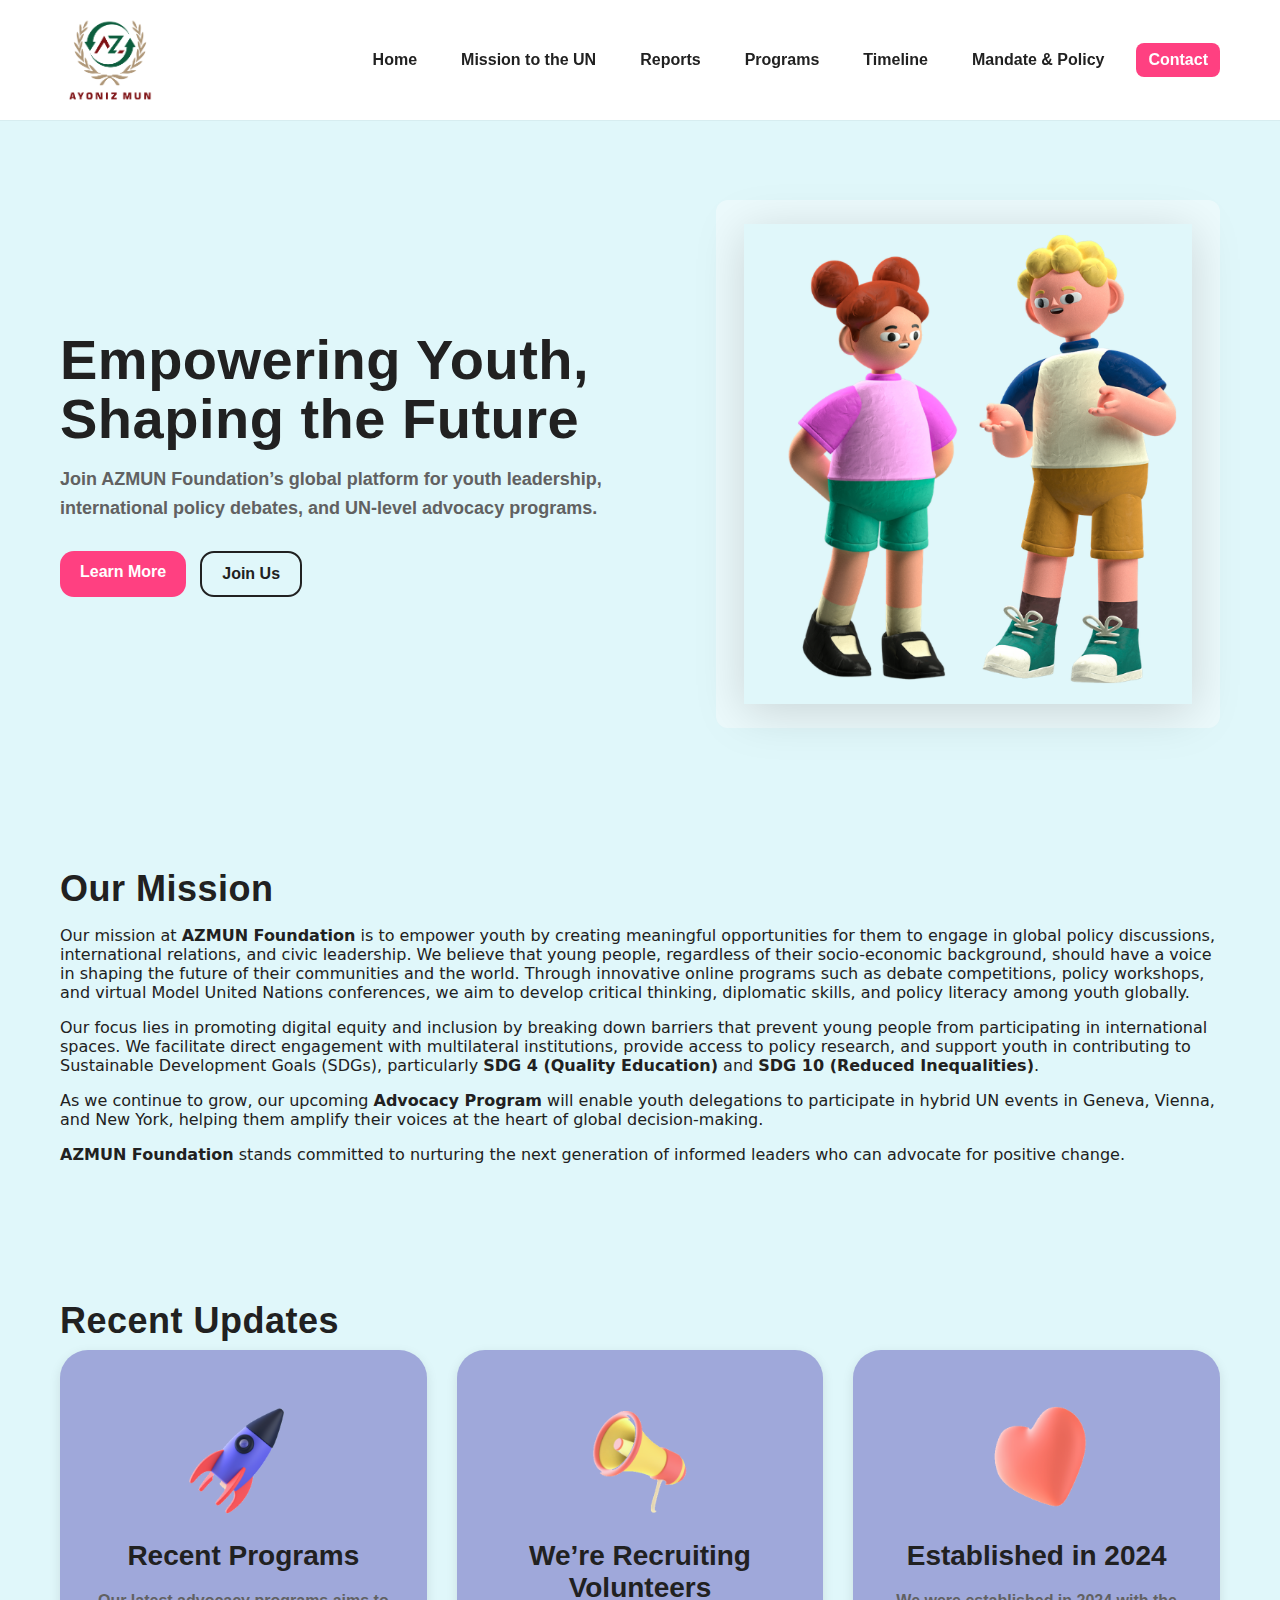
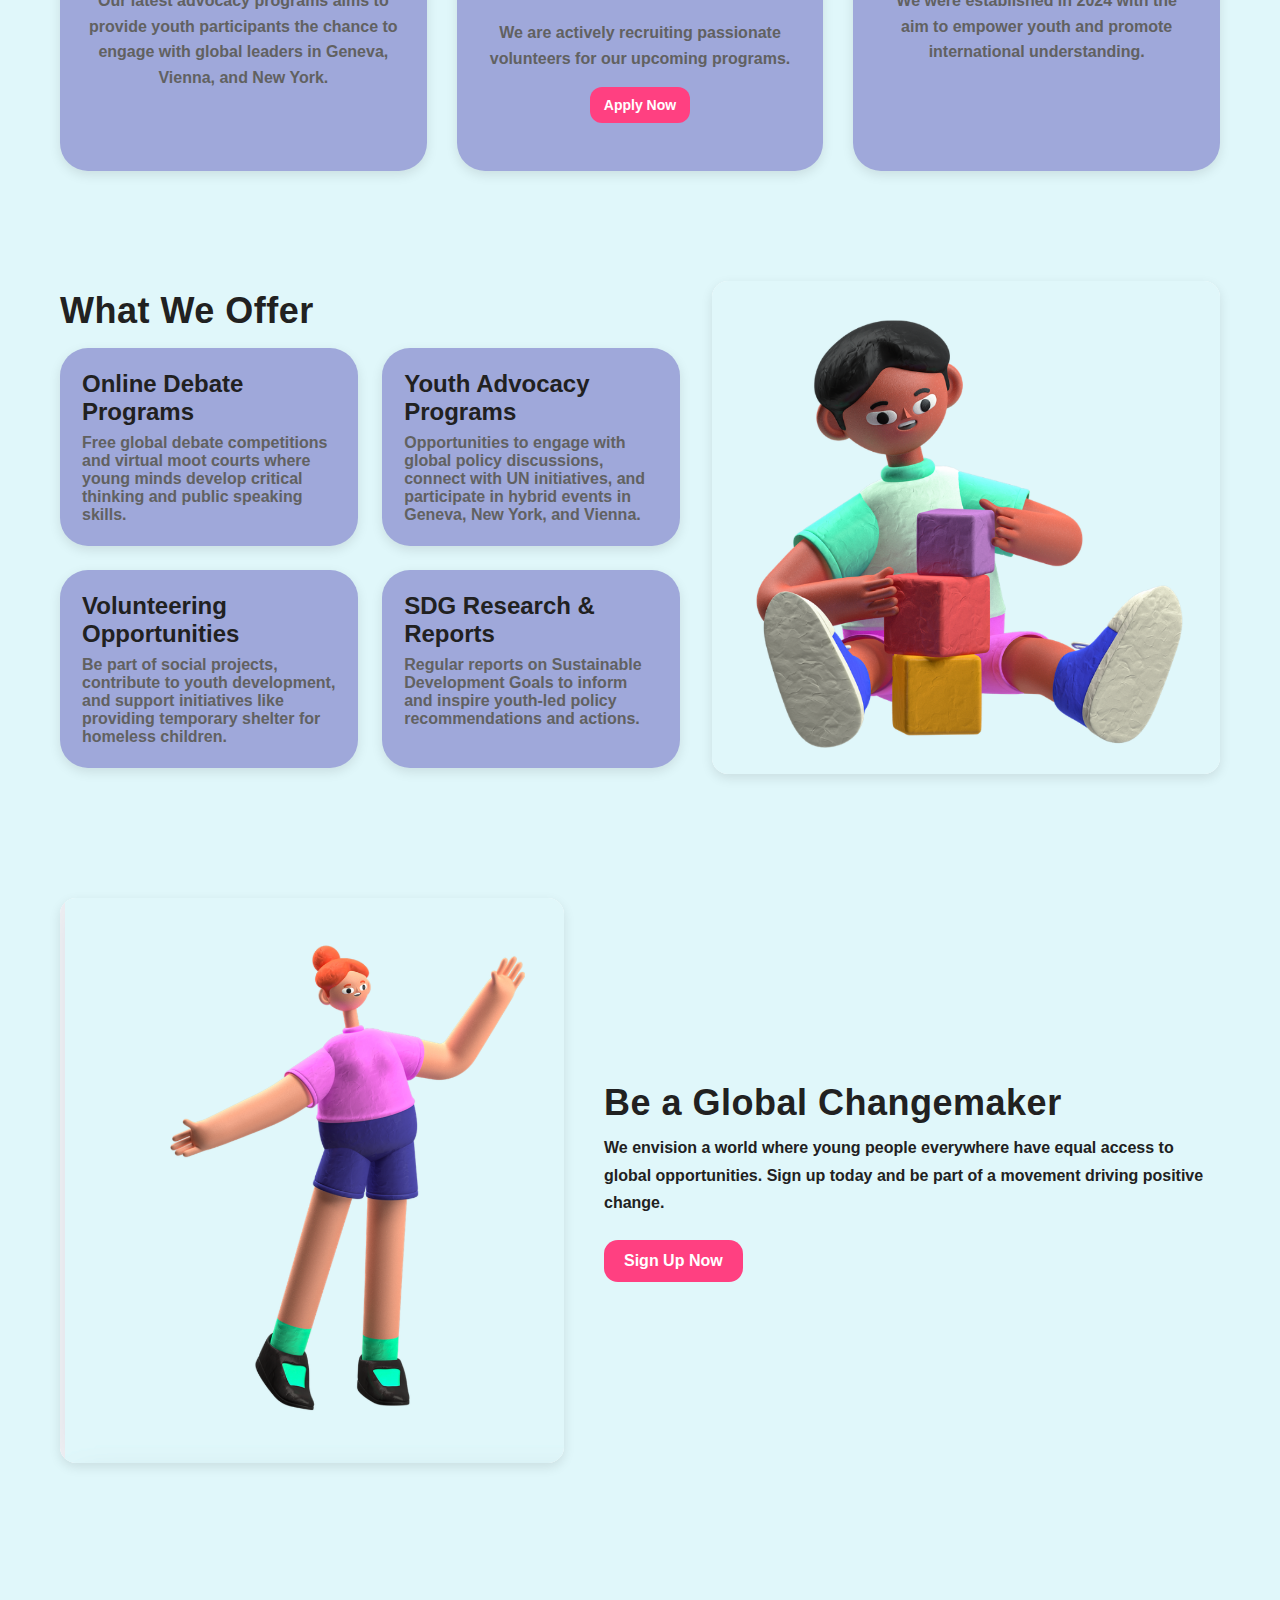
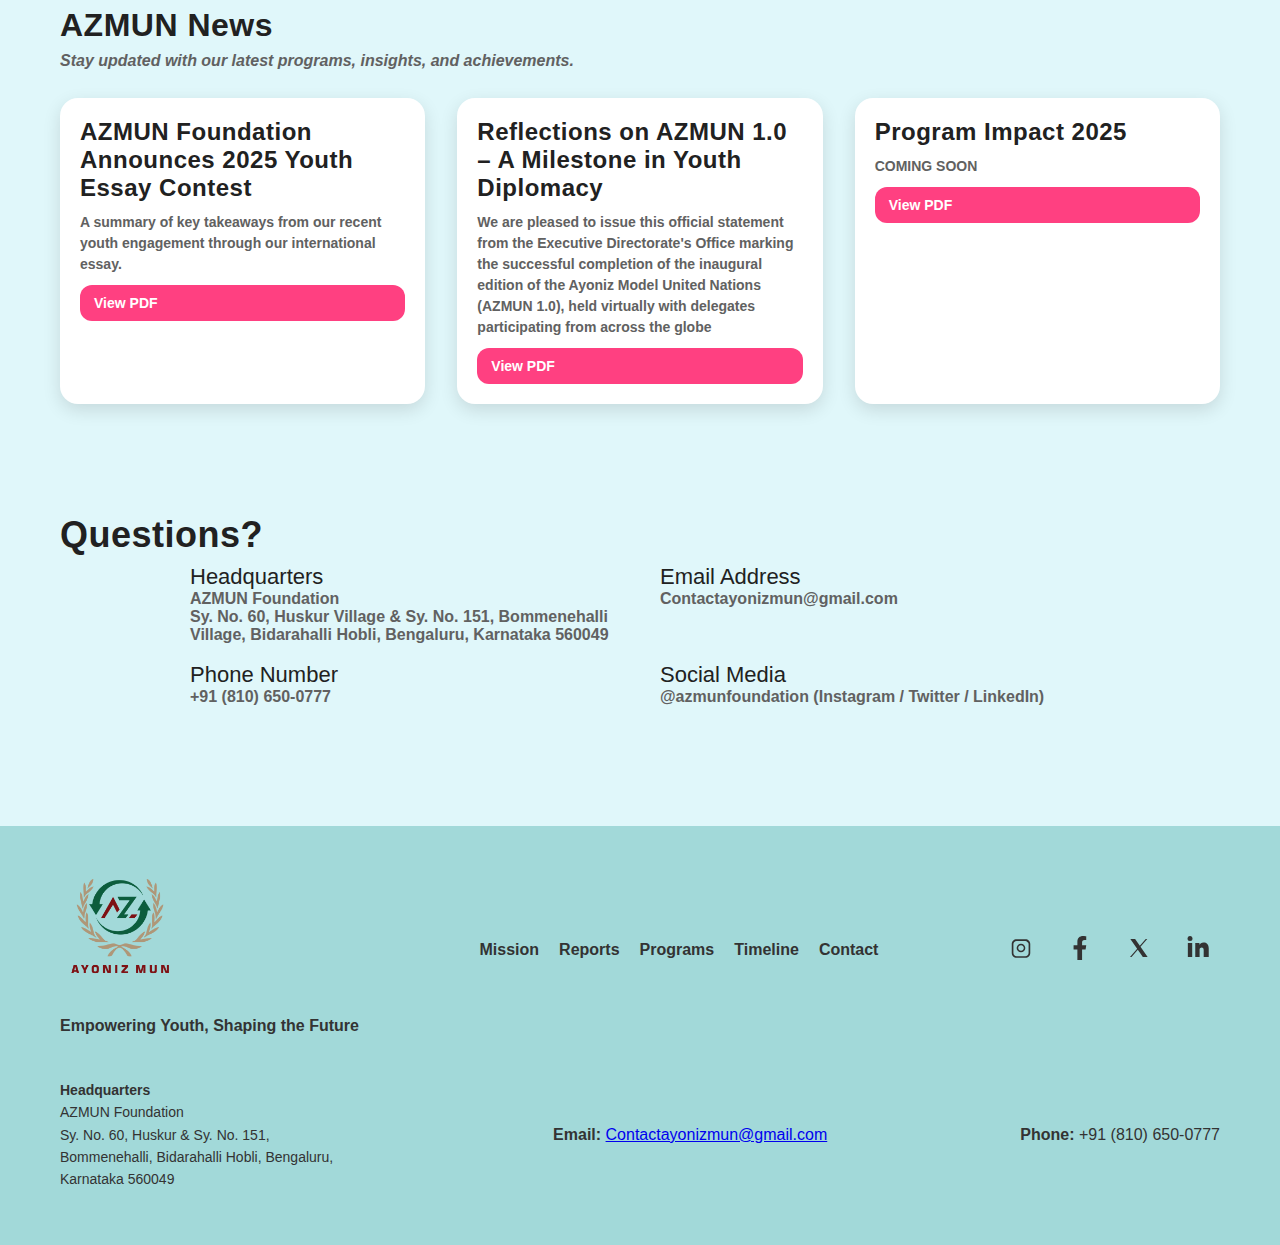
<file: index.html>
<!DOCTYPE html>
<html lang="en">
<head>
    <meta charset="UTF-8">
    <meta name="viewport" content="width=device-width, initial-scale=1.0">
    <title>AZMUN Foundation</title>
    <link rel="stylesheet" href="./styles.css">
</head>
<body>
    <header class="site-header">
        <div class="container header-inner">
            <div class="logo-area">
                <a href="#home">
                  <a href="#home">
                    <img src="./Ayoniz mun.png" alt="AZMUN Foundation Logo" class="logo-image">
                </a>
                </a>
            </div>
            <nav class="nav">
                <a href="#home" class="nav-link active">Home</a>
                <a href="./mission.html" class="nav-link">Mission to the UN</a>
                <a href="./reports.html" class="nav-link">Reports</a>
                <a href="./programs.html" class="nav-link">Programs</a>
                <a href="./timeline.html" class="nav-link">Timeline</a>
                <a href="./mandate.html" class="nav-link">Mandate & Policy</a>
                <a href="#contact" class="nav-link cta">Contact</a>
            </nav>
        </div>
    </header>
    <main id="home" class="site-main">
        <section class="hero">
            <div class="container hero-inner">
                <div class="hero-copy">
                    <h1 class="hero-title">Empowering Youth, Shaping the Future</h1>
                    <p class="hero-subtitle">Join AZMUN Foundation’s global platform for youth leadership, international policy debates, and UN-level advocacy programs.</p>
                    <div class="hero-actions">
                        <a href="./mission.html" class="button primary">Learn More</a>
                        <a href="https://forms.gle/tWw78aeEVnXyEpjt9" class="button secondary">Join Us</a>
                    </div>
                </div>
                <div class="hero-illustration">
                    <div class="figurines-frame">
                        <img src="./hero-pair.png" alt="Hero Figurines" class="figurine hero-pair">
                    </div>
                </div>
            </div>
        </section>

        <!-- Our Mission -->
        <section id="mission" class="cards-section">
            <div class="container">
                <h2 class="section-title">Our Mission</h2>
                <p>
      Our mission at <strong>AZMUN Foundation</strong> is to empower youth by creating meaningful opportunities for them to engage in global policy discussions, international relations, and civic leadership. We believe that young people, regardless of their socio-economic background, should have a voice in shaping the future of their communities and the world. Through innovative online programs such as debate competitions, policy workshops, and virtual Model United Nations conferences, we aim to develop critical thinking, diplomatic skills, and policy literacy among youth globally.
    </p>
    <p>
      Our focus lies in promoting digital equity and inclusion by breaking down barriers that prevent young people from participating in international spaces. We facilitate direct engagement with multilateral institutions, provide access to policy research, and support youth in contributing to Sustainable Development Goals (SDGs), particularly <strong>SDG 4 (Quality Education)</strong> and <strong>SDG 10 (Reduced Inequalities)</strong>.
    </p>
    <p>
      As we continue to grow, our upcoming <strong>Advocacy Program</strong> will enable youth delegations to participate in hybrid UN events in Geneva, Vienna, and New York, helping them amplify their voices at the heart of global decision-making.
    </p>
    <p>
      <strong>AZMUN Foundation</strong> stands committed to nurturing the next generation of informed leaders who can advocate for positive change.
    </p>
            </div>
        </section>

        <!-- Recent Updates -->
        <section id="updates" class="updates-section">
            <div class="container">
                <h2 class="section-title">Recent Updates</h2>
                <div class="updates-grid">
                    <article class="panel update-card">
                        <div class="update-media"><img src="./update-rocket.png" alt="Recent Programs" class="update-icon"></div>
                        <h3 class="update-title">Recent Programs</h3>
                        <p class="update-text">Our latest advocacy programs aims to provide youth participants the chance to engage with global leaders in Geneva, Vienna, and New York.</p>
                    </article>
                    <article class="panel update-card">
                        <div class="update-media"><img src="./update-megaphone.png" alt="Volunteers" class="update-icon"></div>
                        <h3 class="update-title">We’re Recruiting Volunteers</h3>
                        <p class="update-text">We are actively recruiting passionate volunteers for our upcoming programs.</p>
                        <p><a href="#contact" class="button small">Apply Now</a></p>
                    </article>
                    <article class="panel update-card">
                        <div class="update-media"><img src="./update-heart.png" alt="Heart-image" class="update-icon"></div>
                        <h3 class="update-title">Established in 2024</h3>
                        <p class="update-text">We were established in 2024 with the aim to empower youth and promote international understanding.</p>
                    </article>
                </div>
            </div>
        </section>

        <!-- We Provide -->
        <section id="provide" class="provide-section">
            <div class="container provide-inner">
                <div class="provide-copy">
                    <h2 class="section-title">What We Offer</h2>
                    <div class="provide-grid">
                        <article class="panel feature-card">
                            <h3 class="feature-title">Online Debate Programs</h3>
                            <p class="feature-text">Free global debate competitions and virtual moot courts where young minds develop critical thinking and public speaking skills.</p>
                        </article>
                        <article class="panel feature-card">
                            <h3 class="feature-title">Youth Advocacy Programs</h3>
                            <p class="feature-text">Opportunities to engage with global policy discussions, connect with UN initiatives, and participate in hybrid events in Geneva, New York, and Vienna.</p>
                        </article>
                        <article class="panel feature-card">
                            <h3 class="feature-title">Volunteering Opportunities</h3>
                            <p class="feature-text">Be part of social projects, contribute to youth development, and support initiatives like providing temporary shelter for homeless children.</p>
                        </article>
                        <article class="panel feature-card">
                            <h3 class="feature-title">SDG Research & Reports</h3>
                            <p class="feature-text">Regular reports on Sustainable Development Goals to inform and inspire youth-led policy recommendations and actions.</p>
                        </article>
                    </div>
                </div>
                <div class="provide-illustration">
                    <img src="./provide.png" alt="Provide Illustration" class="provide-image">
                </div>
            </div>
        </section>

        <!-- Join Us CTA -->
        <section id="join" class="join-section">
            <div class="container join-inner">
                <div class="join-media">
                    <img src="./join.png" alt="Join Us Illustration" class="join-image">
                </div>
                <div class="join-copy">
                    <h2 class="section-title">Be a Global Changemaker</h2>
                    <p class="join-text">We envision a world where young people everywhere have equal access to global opportunities. Sign up today and be part of a movement driving positive change.</p>
                    <a href="https://forms.gle/tWw78aeEVnXyEpjt9" class="button primary">Sign Up Now</a>
                </div>
            </div>
        </section>

        <section id="news" class="cards-section">
            <div class="container">
                <h2 class="section-title">AZMUN News</h2>
                <p class="section-subtitle">Stay updated with our latest programs, insights, and achievements.</p>
                <div class="cards-grid">
                    <article class="card" style="text-align:left;">
                        <div class="card-body">
                            <h3 class="card-title">AZMUN Foundation Announces 2025 Youth Essay Contest</h3>
                            <p class="card-text">A summary of key takeaways from our recent youth engagement through our international essay.</p>
                            <a href="./Press Report _ 001.pdf" class="button small">View PDF</a>
                        </div>
                    </article>
                    <article class="card" style="text-align:left;">
                        <div class="card-body">
                            <h3 class="card-title">Reflections on AZMUN 1.0 – A Milestone in Youth Diplomacy</h3>
                            <p class="card-text">We are pleased to issue this official statement from the Executive Directorate's Office marking  the successful completion of the inaugural edition of the Ayoniz Model United Nations (AZMUN 1.0), held virtually with delegates participating from across the globe</p>
                            <a href="./articles/policy-note-sdg4.pdf" class="button small">View PDF</a>
                        </div>
                    </article>
                    <article class="card" style="text-align:left;">
                        <div class="card-body">
                            <h3 class="card-title">Program Impact 2025</h3>
                            <p class="card-text">COMING SOON</p>
                            <a href="./articles/program-impact-2025.pdf" class="button small">View PDF</a>
                        </div>
                    </article>
                </div>
            </div>
        </section>

        <!-- Questions / Contact -->
        <section id="contact" class="contact-section">
            <div class="container">
                <h2 class="section-title">Questions?</h2>
                <div class="contact-grid">
                    <div class="contact-item">
                        <div class="contact-label">Headquarters</div>
                        <div class="contact-value">AZMUN Foundation<br>Sy. No. 60, Huskur Village & Sy. No. 151, Bommenehalli Village, Bidarahalli Hobli, Bengaluru, Karnataka 560049</div>
                    </div>
                    <div class="contact-item">
                        <div class="contact-label">Email Address</div>
                        <div class="contact-value">Contactayonizmun@gmail.com</div>
                    </div>
                    <div class="contact-item">
                        <div class="contact-label">Phone Number</div>
                        <div class="contact-value">+91 (810) 650-0777</div>
                    </div>
                    <div class="contact-item">
                        <div class="contact-label">Social Media</div>
                        <div class="contact-value">@azmunfoundation (Instagram / Twitter / LinkedIn)</div>
                    </div>
                </div>
            </div>
        </section>
    </main>
    <footer class="site-footer">
    <div class="container footer-inner">
        <div class="footer-left">
            <img src="./Ayoniz mun.png" alt="AZMUN Foundation Logo" class="footer-logo">
            <div class="footer-tagline">Empowering Youth, Shaping the Future</div>
        </div>

        <div class="footer-center">
            <a href="./mission.html">Mission</a>
            <a href="./reports.html">Reports</a>
            <a href="./programs.html">Programs</a>
            <a href="./timeline.html">Timeline</a>
            <a href="#contact">Contact</a>
        </div>

        <div class="footer-social">
<a href="https://www.instagram.com/Ayonizmun" target="_blank" rel="noopener" title="Instagram" class="social-link">
    <svg class="social-icon" viewBox="0 0 512 512" xmlns="http://www.w3.org/2000/svg">
        <path d="M349.33 69.33H162.67C103.63 69.33 58.67 114.29 58.67 173.33v186.67c0 59.04 44.96 104 104 104h186.67c59.04 0 104-44.96 104-104V173.33c0-59.04-44.96-104-104-104zm68.66 291.99c0 37.93-30.73 68.66-68.66 68.66H162.67c-37.93 0-68.66-30.73-68.66-68.66V173.33c0-37.93 30.73-68.66 68.66-68.66h186.67c37.93 0 68.66 30.73 68.66 68.66v186.66z"/>
        <path d="M256 164c-50.53 0-92 41.47-92 92s41.47 92 92 92 92-41.47 92-92-41.47-92-92-92zm0 152c-33.14 0-60-26.86-60-60s26.86-60 60-60 60 26.86 60 60-26.86 60-60 60z"/>
        <circle cx="396.5" cy="115.5" r="17.5"/>
    </svg>
</a>

<a href="https://www.facebook.com/profile.php?id=61578016235157" target="_blank" rel="noopener" title="Facebook" class="social-link">
    <svg class="social-icon" viewBox="0 0 320 512" xmlns="http://www.w3.org/2000/svg">
        <path d="M279.14 288l14.22-92.66h-88.91V134.24c0-25.35 12.42-50.06 52.24-50.06H293V6.26S259.5 0 225.36 0c-73.22 0-121.36 44.38-121.36 124.72V195.3H22.89V288h81.11v224h100.2V288z"/>
    </svg>
</a>

<a href="https://x.com/AyonizMun" target="_blank" rel="noopener" title="X (formerly Twitter)" class="social-link">
    <svg class="social-icon" viewBox="0 0 50 50" xmlns="http://www.w3.org/2000/svg">
        <path d="M6.9199219 6 L21.136719 26.726562 L6.2285156 44 L9.40625 44 L22.544922 28.777344 L32.986328 44 L43 44 L28.123047 22.3125 L42.203125 6 L39.027344 6 L26.716797 20.261719 L16.933594 6 L6.9199219 6 z"/>
    </svg>
</a>
<a href="https://www.linkedin.com/in/ayoniz-mun-276804356/" target="_blank" rel="noopener" title="LinkedIn" class="social-link">
    <svg class="social-icon" viewBox="0 0 448 512" xmlns="http://www.w3.org/2000/svg">
        <path d="M100.28 448H7.4V148.9h92.88zm-46.44-341a53.6 53.6 0 1 1 53.6-53.6 53.59 53.59 0 0 1-53.6 53.6zm384.12 341h-92.68V302.4c0-34.7-12.4-58.4-43.24-58.4-23.57 0-37.6 15.8-43.8 31V448h-92.7V148.9h89V185h1.28c12.4-23.4 42.72-48 87.84-48 62.4 0 109.4 40.7 109.4 128.2V448z"/>
    </svg>
</a>


<style>
    .social-icon {
        width: 80px;
        height: 80px;
        fill: black;
        transition: fill 0.3s;
    }

    .social-icon:hover {
        fill: #555; /* Optional hover color */
    }

    .social-link {
        margin: 0 10px;
        display: inline-block;
    }
</style>

        </div>

        <div class="footer-contact">
    <p><strong>Headquarters</strong><br>
        AZMUN Foundation<br>
        Sy. No. 60, Huskur & Sy. No. 151, Bommenehalli, Bidarahalli Hobli, Bengaluru, Karnataka 560049
    </p>
</div>

            <p><strong>Email:</strong> <a href="mailto:Contactayonizmun@gmail.com">Contactayonizmun@gmail.com</a></p>
            <p><strong>Phone:</strong> +91 (810) 650-0777</p>
        </div>
    </div>

    <style>
        .site-footer {
            background-color: #a2d9d9;
            padding: 40px 20px;
            font-family: Arial, sans-serif;
            color: #333;
        }

        .footer-inner {
            display: flex;
            flex-wrap: wrap;
            justify-content: space-between;
            gap: 30px;
            max-width: 1200px;
            margin: 0 auto;
        }

        .footer-left {
            display: flex;
            flex-direction: column;
            align-items: flex-start;
            gap: 15px;
        }

        .footer-logo {
            max-width: 120px;
            height: auto;
        }

        .footer-tagline {
            font-weight: bold;
            font-size: 16px;
        }

        .footer-center {
            display: flex;
            gap: 20px;
            align-items: center;
            font-weight: bold;
        }

        .footer-center a {
            text-decoration: none;
            color: #333;
            transition: color 0.3s;
        }

        .footer-center a:hover {
            color: #007BFF;
        }

        .footer-social {
            display: flex;
            gap: 15px;
            align-items: center;
        }

        .footer-social svg {
            width: 24px;
            height: 24px;
            fill: #333;
            transition: fill 0.3s;
        }

        .footer-social a:hover svg {
            fill: #007BFF;
        }

        .footer-contact {
            font-size: 14px;
            line-height: 1.6;
            max-width: 300px;
        }

        .footer-contact a {
            color: #007BFF;
            text-decoration: none;
        }

        .footer-contact a:hover {
            text-decoration: underline;
        }

        @media (max-width: 768px) {
            .footer-inner {
                flex-direction: column;
                align-items: center;
                text-align: center;
            }

            .footer-center {
                flex-direction: column;
                gap: 10px;
            }

            .footer-contact {
                max-width: 100%;
            }
        }
    </style>
</footer>

    <script src="./scroll-to-top.js"></script>
</body>
</html>
</file>
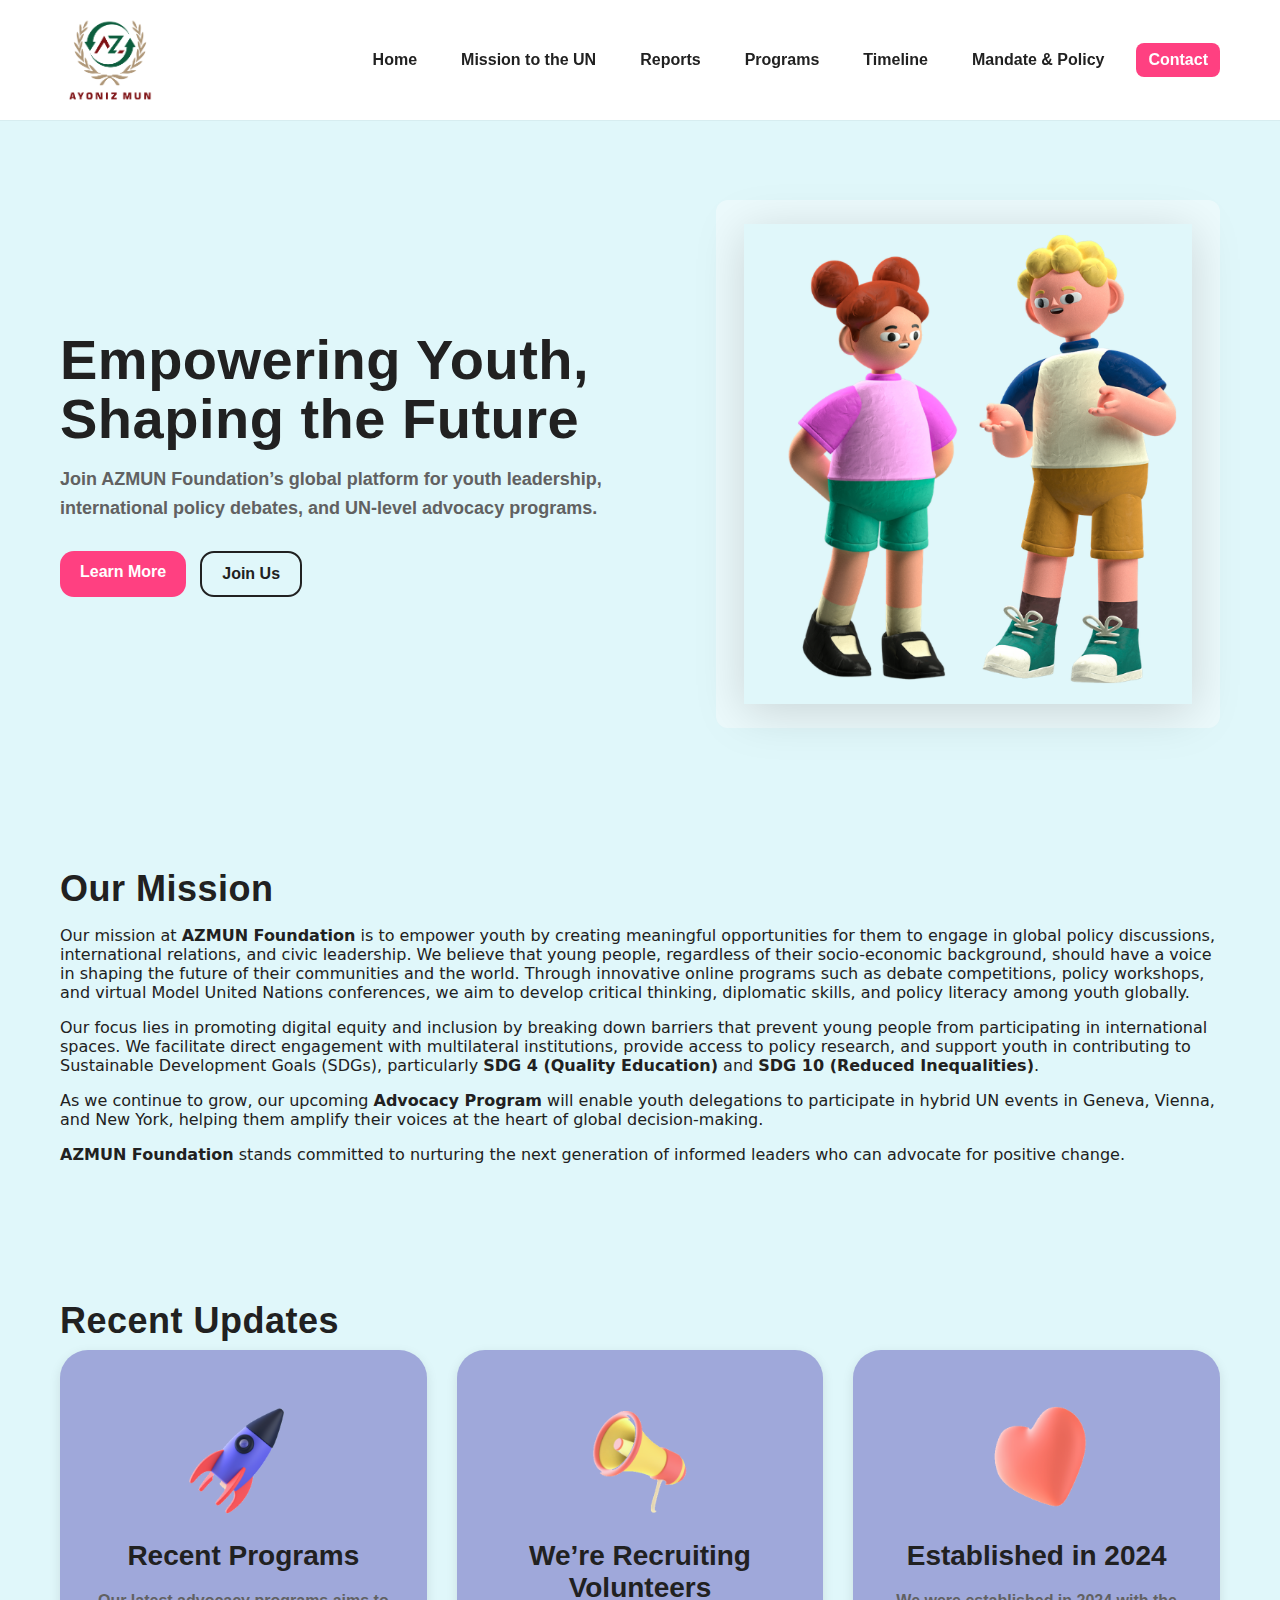
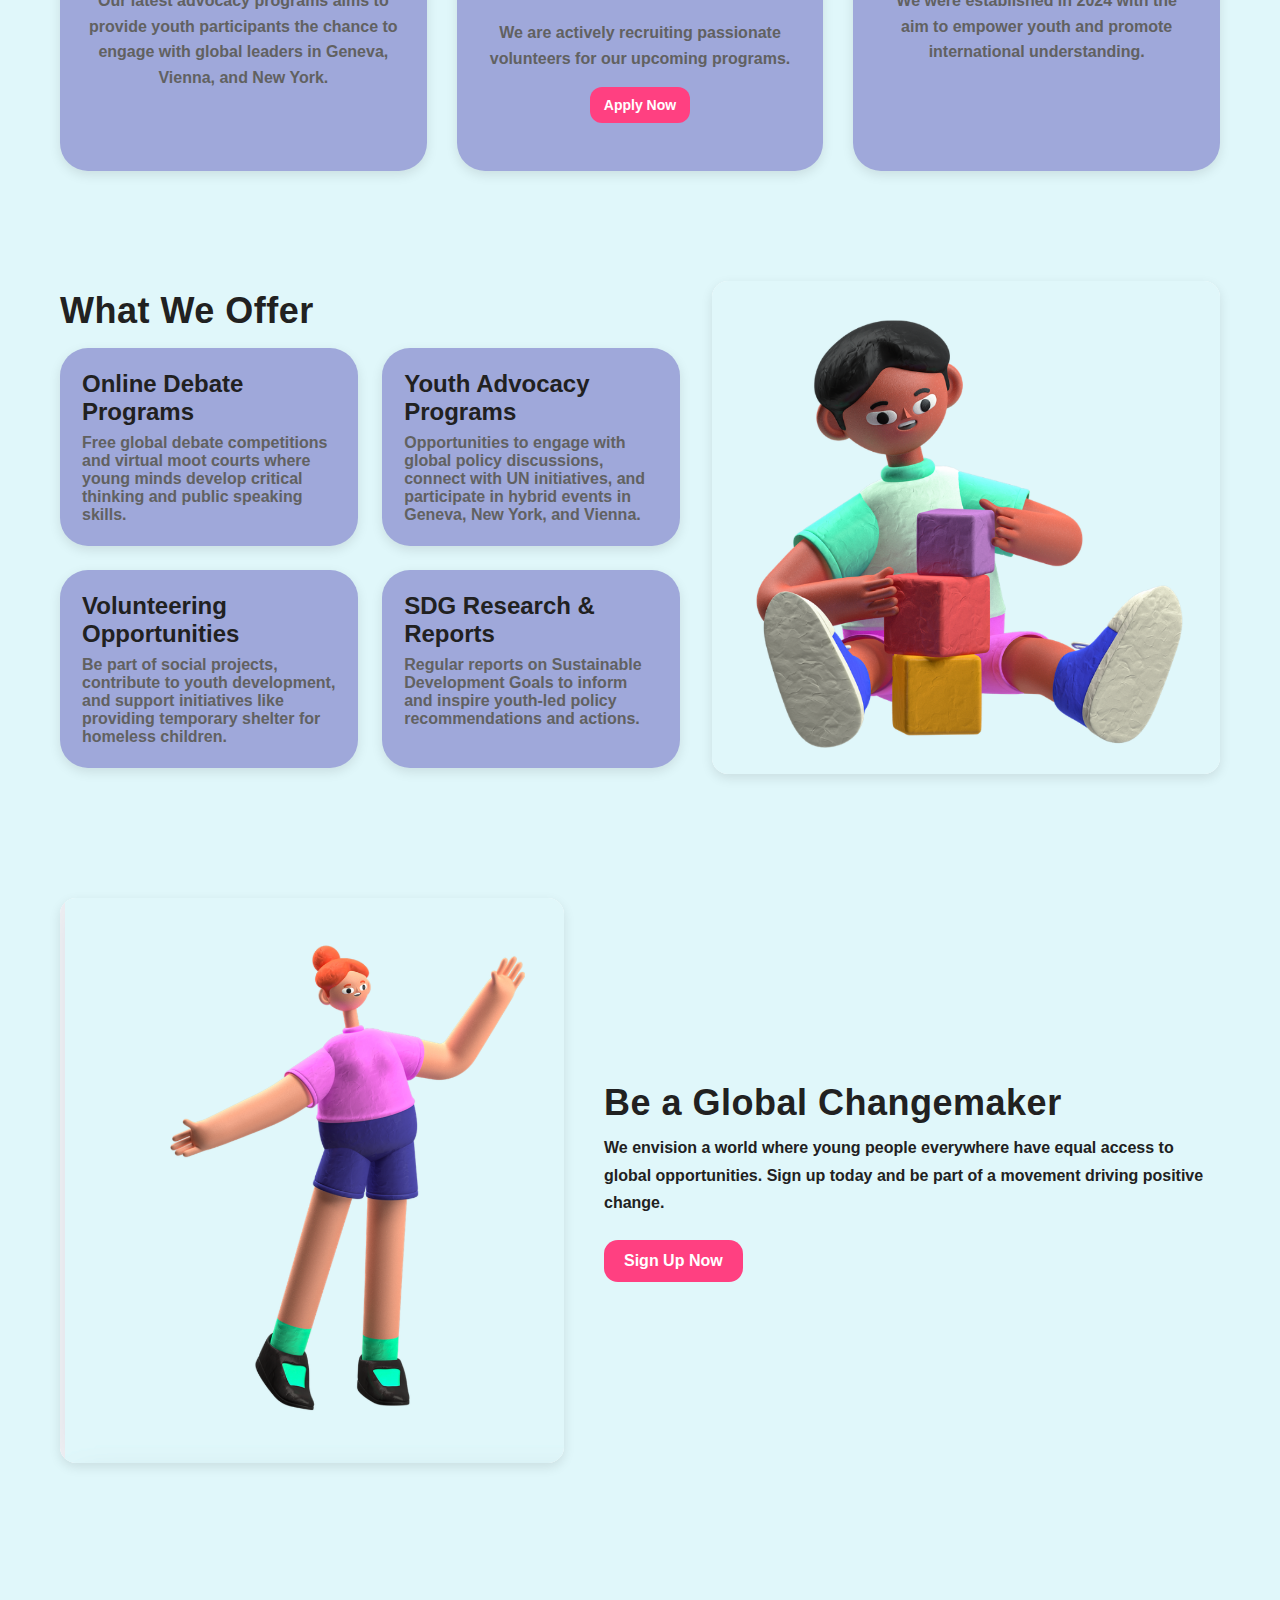
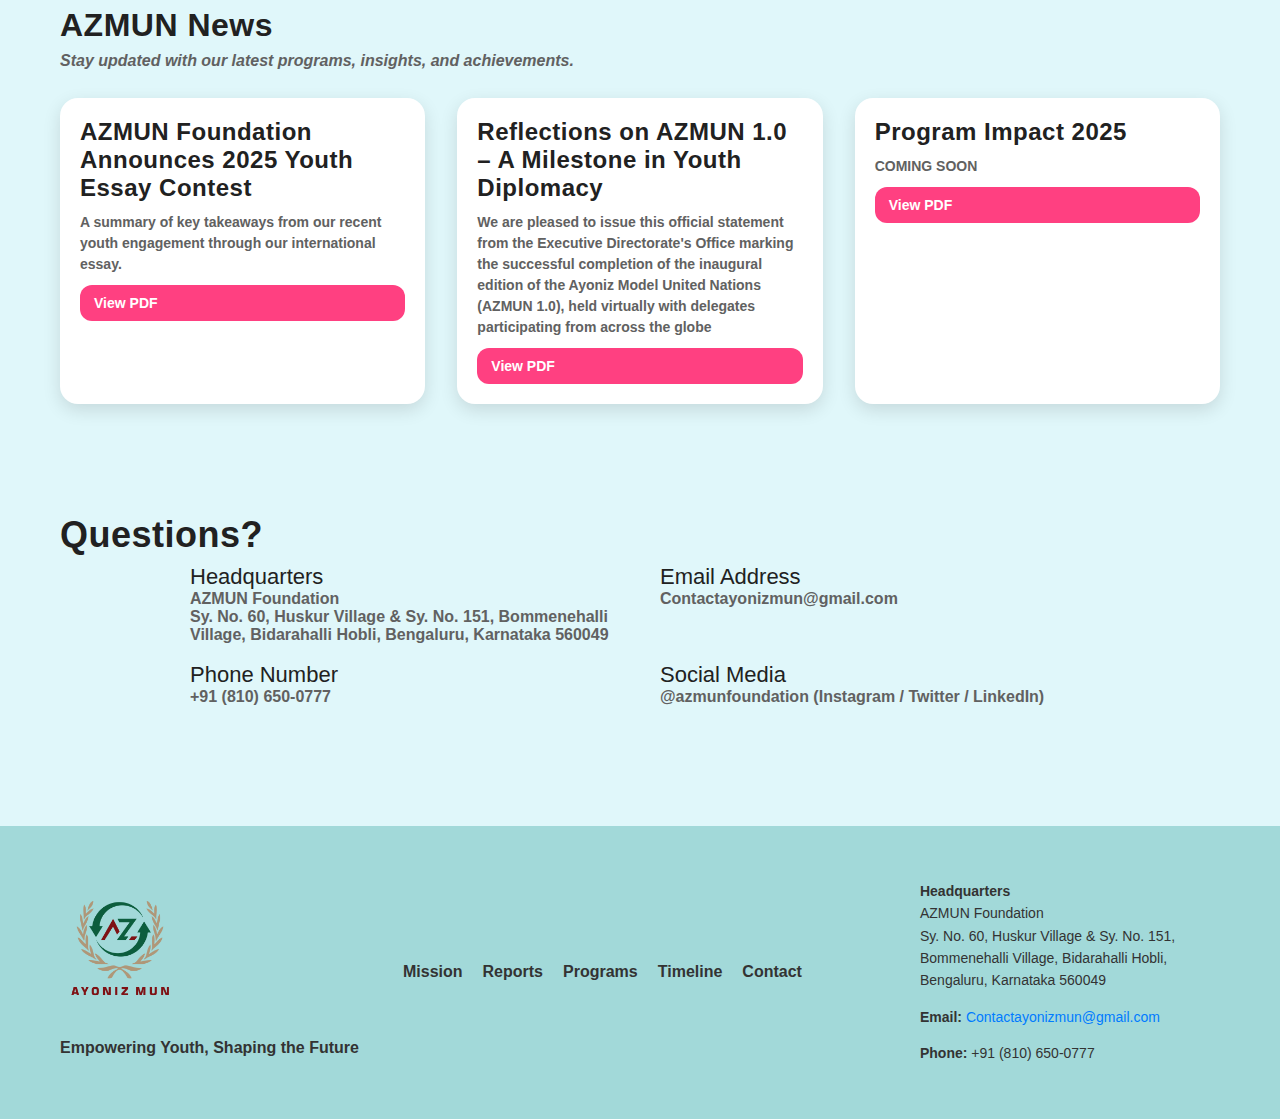
<file: home.html>
<!DOCTYPE html>
<html lang="en">
<head>
    <meta charset="UTF-8">
    <meta name="viewport" content="width=device-width, initial-scale=1.0">
    <title>AZMUN Foundation</title>
    <link rel="stylesheet" href="./styles.css">
</head>
<body>
    <header class="site-header">
        <div class="container header-inner">
            <div class="logo-area">
                <img src="./Ayoniz mun.png" alt="AZMUN Foundation Logo" class="logo-image">
            </div>
            <nav class="nav">
                <a href="#home" class="nav-link active">Home</a>
                <a href="./mission.html" class="nav-link">Mission to the UN</a>
                <a href="./reports.html" class="nav-link">Reports</a>
                <a href="./programs.html" class="nav-link">Programs</a>
                <a href="./timeline.html" class="nav-link">Timeline</a>
                <a href="./mandate.html" class="nav-link">Mandate & Policy</a>
                <a href="#contact" class="nav-link cta">Contact</a>
            </nav>
        </div>
    </header>
    <main id="home" class="site-main">
        <section class="hero">
            <div class="container hero-inner">
                <div class="hero-copy">
                    <h1 class="hero-title">Empowering Youth, Shaping the Future</h1>
                    <p class="hero-subtitle">Join AZMUN Foundation’s global platform for youth leadership, international policy debates, and UN-level advocacy programs.</p>
                    <div class="hero-actions">
                        <a href="./mission.html" class="button primary">Learn More</a>
                        <a href="https://forms.gle/tWw78aeEVnXyEpjt9" class="button secondary">Join Us</a>
                    </div>
                </div>
                <div class="hero-illustration">
                    <div class="figurines-frame">
                        <img src="./hero-pair.png" alt="Hero Figurines" class="figurine hero-pair">
                    </div>
                </div>
            </div>
        </section>

        <!-- Our Mission -->
        <section id="mission" class="cards-section">
            <div class="container">
                <h2 class="section-title">Our Mission</h2>
                <p>
      Our mission at <strong>AZMUN Foundation</strong> is to empower youth by creating meaningful opportunities for them to engage in global policy discussions, international relations, and civic leadership. We believe that young people, regardless of their socio-economic background, should have a voice in shaping the future of their communities and the world. Through innovative online programs such as debate competitions, policy workshops, and virtual Model United Nations conferences, we aim to develop critical thinking, diplomatic skills, and policy literacy among youth globally.
    </p>
    <p>
      Our focus lies in promoting digital equity and inclusion by breaking down barriers that prevent young people from participating in international spaces. We facilitate direct engagement with multilateral institutions, provide access to policy research, and support youth in contributing to Sustainable Development Goals (SDGs), particularly <strong>SDG 4 (Quality Education)</strong> and <strong>SDG 10 (Reduced Inequalities)</strong>.
    </p>
    <p>
      As we continue to grow, our upcoming <strong>Advocacy Program</strong> will enable youth delegations to participate in hybrid UN events in Geneva, Vienna, and New York, helping them amplify their voices at the heart of global decision-making.
    </p>
    <p>
      <strong>AZMUN Foundation</strong> stands committed to nurturing the next generation of informed leaders who can advocate for positive change.
    </p>
            </div>
        </section>

        <!-- Recent Updates -->
        <section id="updates" class="updates-section">
            <div class="container">
                <h2 class="section-title">Recent Updates</h2>
                <div class="updates-grid">
                    <article class="panel update-card">
                        <div class="update-media"><img src="./update-rocket.png" alt="Recent Programs" class="update-icon"></div>
                        <h3 class="update-title">Recent Programs</h3>
                        <p class="update-text">Our latest advocacy programs aims to provide youth participants the chance to engage with global leaders in Geneva, Vienna, and New York.</p>
                    </article>
                    <article class="panel update-card">
                        <div class="update-media"><img src="./update-megaphone.png" alt="Volunteers" class="update-icon"></div>
                        <h3 class="update-title">We’re Recruiting Volunteers</h3>
                        <p class="update-text">We are actively recruiting passionate volunteers for our upcoming programs.</p>
                        <p><a href="#contact" class="button small">Apply Now</a></p>
                    </article>
                    <article class="panel update-card">
                        <div class="update-media"><img src="./update-heart.png" alt="Heart-image" class="update-icon"></div>
                        <h3 class="update-title">Established in 2024</h3>
                        <p class="update-text">We were established in 2024 with the aim to empower youth and promote international understanding.</p>
                    </article>
                </div>
            </div>
        </section>

        <!-- We Provide -->
        <section id="provide" class="provide-section">
            <div class="container provide-inner">
                <div class="provide-copy">
                    <h2 class="section-title">What We Offer</h2>
                    <div class="provide-grid">
                        <article class="panel feature-card">
                            <h3 class="feature-title">Online Debate Programs</h3>
                            <p class="feature-text">Free global debate competitions and virtual moot courts where young minds develop critical thinking and public speaking skills.</p>
                        </article>
                        <article class="panel feature-card">
                            <h3 class="feature-title">Youth Advocacy Programs</h3>
                            <p class="feature-text">Opportunities to engage with global policy discussions, connect with UN initiatives, and participate in hybrid events in Geneva, New York, and Vienna.</p>
                        </article>
                        <article class="panel feature-card">
                            <h3 class="feature-title">Volunteering Opportunities</h3>
                            <p class="feature-text">Be part of social projects, contribute to youth development, and support initiatives like providing temporary shelter for homeless children.</p>
                        </article>
                        <article class="panel feature-card">
                            <h3 class="feature-title">SDG Research & Reports</h3>
                            <p class="feature-text">Regular reports on Sustainable Development Goals to inform and inspire youth-led policy recommendations and actions.</p>
                        </article>
                    </div>
                </div>
                <div class="provide-illustration">
                    <img src="./provide.png" alt="Provide Illustration" class="provide-image">
                </div>
            </div>
        </section>

        <!-- Join Us CTA -->
        <section id="join" class="join-section">
            <div class="container join-inner">
                <div class="join-media">
                    <img src="./join.png" alt="Join Us Illustration" class="join-image">
                </div>
                <div class="join-copy">
                    <h2 class="section-title">Be a Global Changemaker</h2>
                    <p class="join-text">We envision a world where young people everywhere have equal access to global opportunities. Sign up today and be part of a movement driving positive change.</p>
                    <a href="https://forms.gle/tWw78aeEVnXyEpjt9" class="button primary">Sign Up Now</a>
                </div>
            </div>
        </section>

        <section id="news" class="cards-section">
            <div class="container">
                <h2 class="section-title">AZMUN News</h2>
                <p class="section-subtitle">Stay updated with our latest programs, insights, and achievements.</p>
                <div class="cards-grid">
                    <article class="card" style="text-align:left;">
                        <div class="card-body">
                            <h3 class="card-title">AZMUN Foundation Announces 2025 Youth Essay Contest</h3>
                            <p class="card-text">A summary of key takeaways from our recent youth engagement through our international essay.</p>
                            <a href="./Press Report _ 001.pdf" class="button small">View PDF</a>
                        </div>
                    </article>
                    <article class="card" style="text-align:left;">
                        <div class="card-body">
                            <h3 class="card-title">Reflections on AZMUN 1.0 – A Milestone in Youth Diplomacy</h3>
                            <p class="card-text">We are pleased to issue this official statement from the Executive Directorate's Office marking  the successful completion of the inaugural edition of the Ayoniz Model United Nations (AZMUN 1.0), held virtually with delegates participating from across the globe</p>
                            <a href="./articles/policy-note-sdg4.pdf" class="button small">View PDF</a>
                        </div>
                    </article>
                    <article class="card" style="text-align:left;">
                        <div class="card-body">
                            <h3 class="card-title">Program Impact 2025</h3>
                            <p class="card-text">COMING SOON</p>
                            <a href="./articles/program-impact-2025.pdf" class="button small">View PDF</a>
                        </div>
                    </article>
                </div>
            </div>
        </section>

        <!-- Questions / Contact -->
        <section id="contact" class="contact-section">
            <div class="container">
                <h2 class="section-title">Questions?</h2>
                <div class="contact-grid">
                    <div class="contact-item">
                        <div class="contact-label">Headquarters</div>
                        <div class="contact-value">AZMUN Foundation<br>Sy. No. 60, Huskur Village & Sy. No. 151, Bommenehalli Village, Bidarahalli Hobli, Bengaluru, Karnataka 560049</div>
                    </div>
                    <div class="contact-item">
                        <div class="contact-label">Email Address</div>
                        <div class="contact-value">Contactayonizmun@gmail.com</div>
                    </div>
                    <div class="contact-item">
                        <div class="contact-label">Phone Number</div>
                        <div class="contact-value">+91 (810) 650-0777</div>
                    </div>
                    <div class="contact-item">
                        <div class="contact-label">Social Media</div>
                        <div class="contact-value">@azmunfoundation (Instagram / Twitter / LinkedIn)</div>
                    </div>
                </div>
            </div>
        </section>
    </main>
    <footer class="site-footer">
    <div class="container footer-inner">
        <div class="footer-left">
            <img src="./Ayoniz mun.png" alt="AZMUN Foundation Logo" class="footer-logo">
            <div class="footer-tagline">Empowering Youth, Shaping the Future</div>
        </div>

        <div class="footer-center">
            <a href="./mission.html">Mission</a>
            <a href="./reports.html">Reports</a>
            <a href="./programs.html">Programs</a>
            <a href="./timeline.html">Timeline</a>
            <a href="#contact">Contact</a>
        </div>

        <div class="footer-social">
            <a href="https://www.instagram.com/Ayonizmun" target="_blank" rel="noopener" title="Instagram">
                <!-- Instagram SVG icon -->
            </a>
            <a href="https://www.facebook.com/profile.php?id=61578016235157" target="_blank" rel="noopener" title="Facebook">
                <!-- Facebook SVG icon -->
            </a>
            <a href="https://x.com/AyonizMun" target="_blank" rel="noopener" title="X (Twitter)">
                <!-- Twitter SVG icon -->
            </a>
        </div>

        <div class="footer-contact">
            <p><strong>Headquarters</strong><br>
                AZMUN Foundation<br>
                Sy. No. 60, Huskur Village & Sy. No. 151, Bommenehalli Village, Bidarahalli Hobli, Bengaluru, Karnataka 560049
            </p>
            <p><strong>Email:</strong> <a href="mailto:Contactayonizmun@gmail.com">Contactayonizmun@gmail.com</a></p>
            <p><strong>Phone:</strong> +91 (810) 650-0777</p>
        </div>
    </div>

    <style>
        .site-footer {
            background-color: #a2d9d9;
            padding: 40px 20px;
            font-family: Arial, sans-serif;
            color: #333;
        }

        .footer-inner {
            display: flex;
            flex-wrap: wrap;
            justify-content: space-between;
            gap: 30px;
            max-width: 1200px;
            margin: 0 auto;
        }

        .footer-left {
            display: flex;
            flex-direction: column;
            align-items: flex-start;
            gap: 15px;
        }

        .footer-logo {
            max-width: 120px;
            height: auto;
        }

        .footer-tagline {
            font-weight: bold;
            font-size: 16px;
        }

        .footer-center {
            display: flex;
            gap: 20px;
            align-items: center;
            font-weight: bold;
        }

        .footer-center a {
            text-decoration: none;
            color: #333;
            transition: color 0.3s;
        }

        .footer-center a:hover {
            color: #007BFF;
        }

        .footer-social {
            display: flex;
            gap: 15px;
            align-items: center;
        }

        .footer-social svg {
            width: 24px;
            height: 24px;
            fill: #333;
            transition: fill 0.3s;
        }

        .footer-social a:hover svg {
            fill: #007BFF;
        }

        .footer-contact {
            font-size: 14px;
            line-height: 1.6;
            max-width: 300px;
        }

        .footer-contact a {
            color: #007BFF;
            text-decoration: none;
        }

        .footer-contact a:hover {
            text-decoration: underline;
        }

        @media (max-width: 768px) {
            .footer-inner {
                flex-direction: column;
                align-items: center;
                text-align: center;
            }

            .footer-center {
                flex-direction: column;
                gap: 10px;
            }

            .footer-contact {
                max-width: 100%;
            }
        }
    </style>
</footer>

    <script src="./scroll-to-top.js"></script>
</body>
</html>
</file>
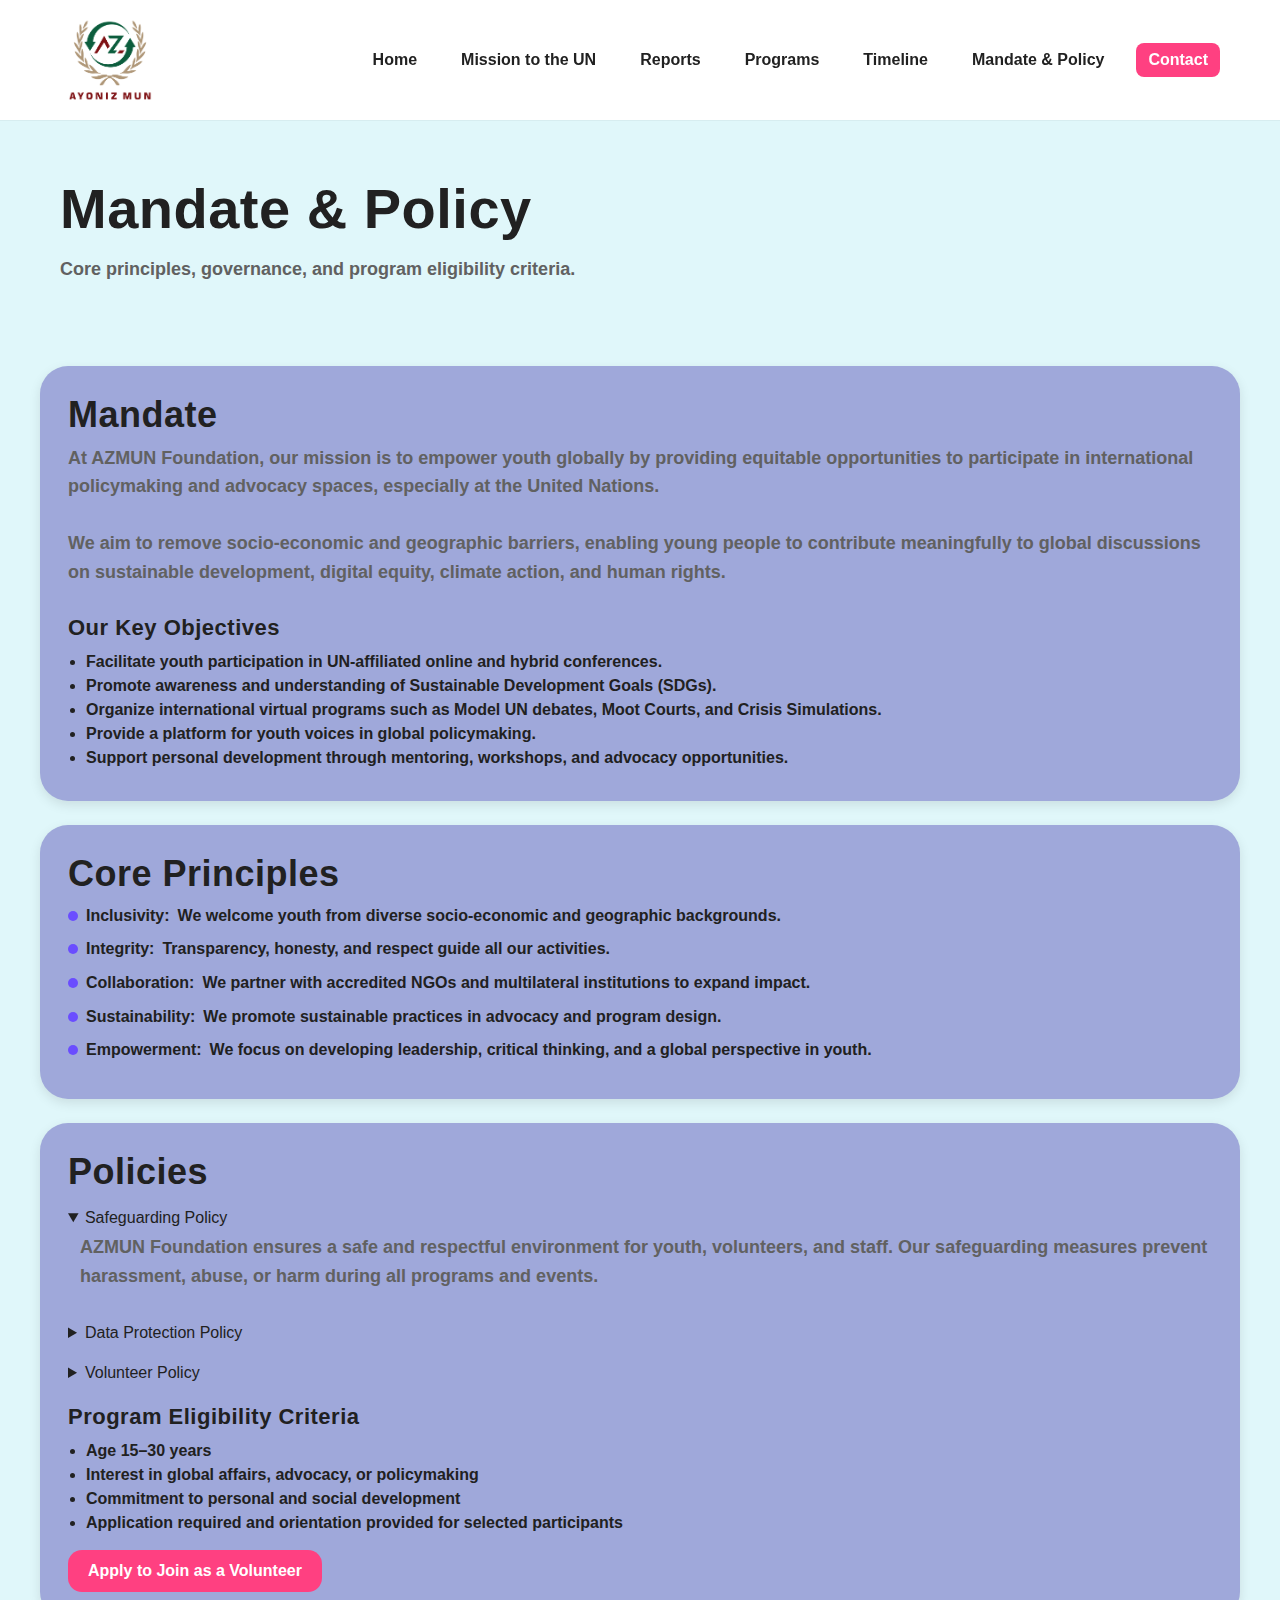
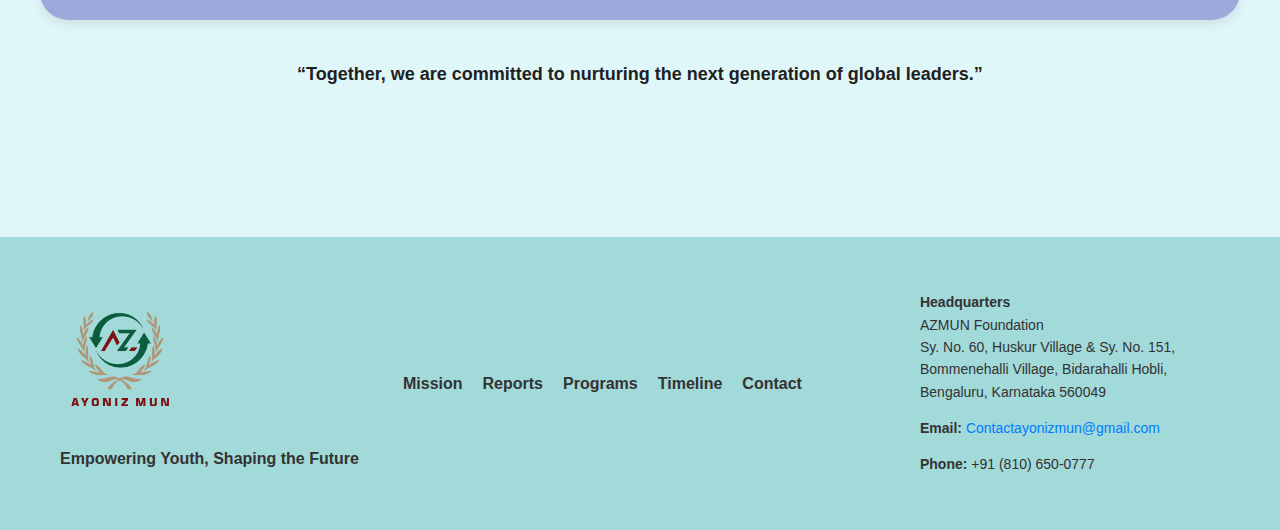
<file: mandate.html>
<!DOCTYPE html>
<html lang="en">
<head>
    <meta charset="UTF-8">
    <meta name="viewport" content="width=device-width, initial-scale=1.0">
    <title>Mandate & Policy - AZMUN Foundation</title>
    <link rel="preconnect" href="https://fonts.googleapis.com">
    <link rel="preconnect" href="https://fonts.gstatic.com" crossorigin>
     <link href="https://fonts.googleapis.com/css2?family=Poppins:wght@500&display=swap" rel="stylesheet">

<link href="https://fonts.googleapis.com/css2?family=Poppins:wght@500&display=swap" rel="stylesheet">

    <link rel="stylesheet" href="./styles.css">
</head>
<body>
    <header class="site-header">
        <div class="container header-inner">
            <div class="logo-area">
                <img src="./Ayoniz mun.png" alt="AZMUN Foundation Logo" class="logo-image">
            </div>
            <nav class="nav">
                <a href="./home.html" class="nav-link">Home</a>
                <a href="./mission.html" class="nav-link">Mission to the UN</a>
                <a href="./reports.html" class="nav-link">Reports</a>
                <a href="./programs.html" class="nav-link">Programs</a>
                <a href="./timeline.html" class="nav-link">Timeline</a>
                <a href="./mandate.html" class="nav-link active">Mandate & Policy</a>
                <a href="./home.html#contact" class="nav-link cta">Contact</a>
            </nav>
        </div>
    </header>

    <main class="page-main">
        <section class="page-hero">
            <div class="container">
                <h1 class="hero-title">Mandate & Policy</h1>
                <p class="hero-subtitle">Core principles, governance, and program eligibility criteria.</p>
            </div>
        </section>

        <!-- Mandate -->
        <section class="container" style="padding:24px 0 0;">
            <div class="panel" style="padding:28px;">
                <h2 class="section-title">Mandate</h2>
                <p class="hero-subtitle">At AZMUN Foundation, our mission is to empower youth globally by providing equitable opportunities to participate in international policymaking and advocacy spaces, especially at the United Nations.</p>
                <p class="hero-subtitle">We aim to remove socio-economic and geographic barriers, enabling young people to contribute meaningfully to global discussions on sustainable development, digital equity, climate action, and human rights.</p>

                <h3 class="card-title" style="margin-top:10px;">Our Key Objectives</h3>
                <ul class="checklist">
                    <li>Facilitate youth participation in UN-affiliated online and hybrid conferences.</li>
                    <li>Promote awareness and understanding of Sustainable Development Goals (SDGs).</li>
                    <li>Organize international virtual programs such as Model UN debates, Moot Courts, and Crisis Simulations.</li>
                    <li>Provide a platform for youth voices in global policymaking.</li>
                    <li>Support personal development through mentoring, workshops, and advocacy opportunities.</li>
                </ul>
            </div>
        </section>

        <!-- Core Principles -->
        <section class="container" style="padding:24px 0 0;">
            <div class="panel" style="padding:28px;">
                <h2 class="section-title">Core Principles</h2>
                <ul class="principles">
                    <li><span class="icon-dot" aria-hidden="true"></span> <strong>Inclusivity:</strong> We welcome youth from diverse socio-economic and geographic backgrounds.</li>
                    <li><span class="icon-dot" aria-hidden="true"></span> <strong>Integrity:</strong> Transparency, honesty, and respect guide all our activities.</li>
                    <li><span class="icon-dot" aria-hidden="true"></span> <strong>Collaboration:</strong> We partner with accredited NGOs and multilateral institutions to expand impact.</li>
                    <li><span class="icon-dot" aria-hidden="true"></span> <strong>Sustainability:</strong> We promote sustainable practices in advocacy and program design.</li>
                    <li><span class="icon-dot" aria-hidden="true"></span> <strong>Empowerment:</strong> We focus on developing leadership, critical thinking, and a global perspective in youth.</li>
                </ul>
            </div>
        </section>

        <!-- Policies Accordion -->
        <section class="container" style="padding:24px 0 0;">
            <div class="panel" style="padding:28px;">
                <h2 class="section-title">Policies</h2>
                <details class="accordion" open>
                    <summary>Safeguarding Policy</summary>
                    <p class="hero-subtitle">AZMUN Foundation ensures a safe and respectful environment for youth, volunteers, and staff. Our safeguarding measures prevent harassment, abuse, or harm during all programs and events.</p>
                </details>
                <details class="accordion">
                    <summary>Data Protection Policy</summary>
                    <p class="hero-subtitle">We collect only essential personal data and handle it according to global privacy standards. Participant information is kept confidential and securely stored.</p>
                </details>
                <details class="accordion">
                    <summary>Volunteer Policy</summary>
                    <ul class="checklist">
                        <li>Non-paid, voluntary participation</li>
                        <li>Regular task commitments</li>
                        <li>Support and mentorship provided</li>
                        <li>Professional recognition for contributions</li>
                    </ul>
                </details>

                <h3 class="card-title" style="margin-top:16px;">Program Eligibility Criteria</h3>
                <ul class="checklist">
                    <li>Age 15–30 years</li>
                    <li>Interest in global affairs, advocacy, or policymaking</li>
                    <li>Commitment to personal and social development</li>
                    <li>Application required and orientation provided for selected participants</li>
                </ul>

                <div style="margin-top:18px;">
                    <a class="button primary" href="https://forms.gle/tWw78aeEVnXyEpjt9">Apply to Join as a Volunteer</a>
                </div>
            </div>
        </section>

        <!-- Footer CTA -->
        <section class="container" style="padding:40px 0 80px; text-align:center;">
            <p class="hero-subtitle" style="color:#212121;">“Together, we are committed to nurturing the next generation of global leaders.”</p>
        </section>
    </main>
<footer class="site-footer">
    <div class="container footer-inner">
        <div class="footer-left">
            <img src="./Ayoniz mun.png" alt="AZMUN Foundation Logo" class="footer-logo">
            <div class="footer-tagline">Empowering Youth, Shaping the Future</div>
        </div>

        <div class="footer-center">
            <a href="./mission.html">Mission</a>
            <a href="./reports.html">Reports</a>
            <a href="./programs.html">Programs</a>
            <a href="./timeline.html">Timeline</a>
            <a href="#contact">Contact</a>
        </div>

        <div class="footer-social">
            <a href="https://www.instagram.com/Ayonizmun" target="_blank" rel="noopener" title="Instagram">
                <!-- Instagram SVG icon -->
            </a>
            <a href="https://www.facebook.com/profile.php?id=61578016235157" target="_blank" rel="noopener" title="Facebook">
                <!-- Facebook SVG icon -->
            </a>
            <a href="https://x.com/AyonizMun" target="_blank" rel="noopener" title="X (Twitter)">
                <!-- Twitter SVG icon -->
            </a>
        </div>

        <div class="footer-contact">
            <p><strong>Headquarters</strong><br>
                AZMUN Foundation<br>
                Sy. No. 60, Huskur Village & Sy. No. 151, Bommenehalli Village, Bidarahalli Hobli, Bengaluru, Karnataka 560049
            </p>
            <p><strong>Email:</strong> <a href="mailto:Contactayonizmun@gmail.com">Contactayonizmun@gmail.com</a></p>
            <p><strong>Phone:</strong> +91 (810) 650-0777</p>
        </div>
    </div>

    <style>
        .site-footer {
            background-color: #a2d9d9;
            padding: 40px 20px;
            font-family: Arial, sans-serif;
            color: #333;
        }

        .footer-inner {
            display: flex;
            flex-wrap: wrap;
            justify-content: space-between;
            gap: 30px;
            max-width: 1200px;
            margin: 0 auto;
        }

        .footer-left {
            display: flex;
            flex-direction: column;
            align-items: flex-start;
            gap: 15px;
        }

        .footer-logo {
            max-width: 120px;
            height: auto;
        }

        .footer-tagline {
            font-weight: bold;
            font-size: 16px;
        }

        .footer-center {
            display: flex;
            gap: 20px;
            align-items: center;
            font-weight: bold;
        }

        .footer-center a {
            text-decoration: none;
            color: #333;
            transition: color 0.3s;
        }

        .footer-center a:hover {
            color: #007BFF;
        }

        .footer-social {
            display: flex;
            gap: 15px;
            align-items: center;
        }

        .footer-social svg {
            width: 24px;
            height: 24px;
            fill: #333;
            transition: fill 0.3s;
        }

        .footer-social a:hover svg {
            fill: #007BFF;
        }

        .footer-contact {
            font-size: 14px;
            line-height: 1.6;
            max-width: 300px;
        }

        .footer-contact a {
            color: #007BFF;
            text-decoration: none;
        }

        .footer-contact a:hover {
            text-decoration: underline;
        }

        @media (max-width: 768px) {
            .footer-inner {
                flex-direction: column;
                align-items: center;
                text-align: center;
            }

            .footer-center {
                flex-direction: column;
                gap: 10px;
            }

            .footer-contact {
                max-width: 100%;
            }
        }
    </style>
</footer>


</body>
</html>
</file>
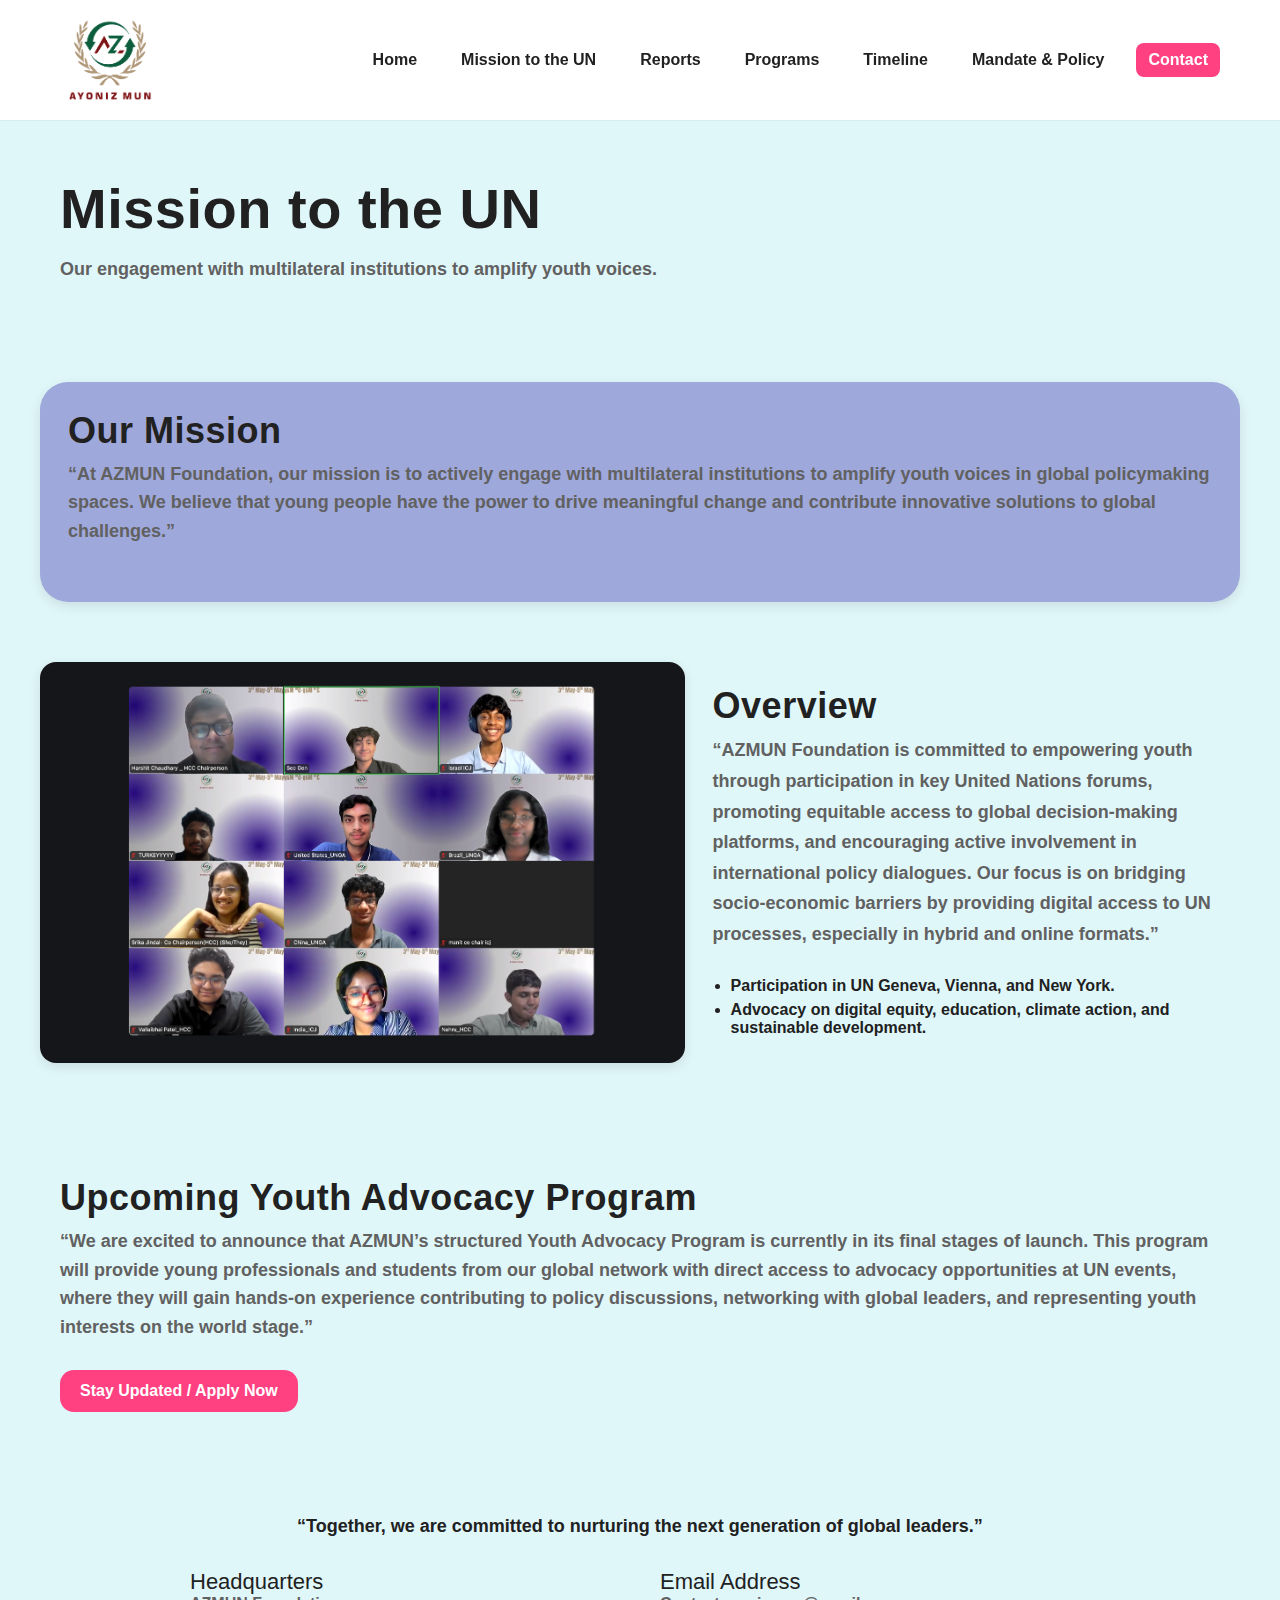
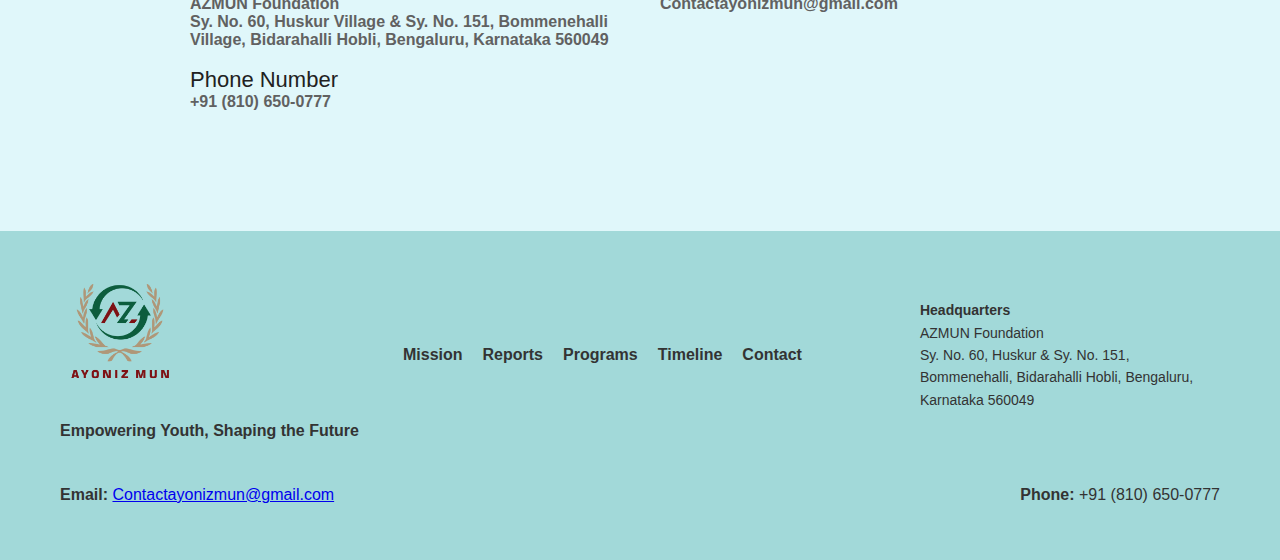
<file: mission.html>
<!DOCTYPE html>
<html lang="en">
<head>
    <meta charset="UTF-8">
    <meta name="viewport" content="width=device-width, initial-scale=1.0">
    <title>Mission to the UN - AZMUN Foundation</title>
    <link rel="preconnect" href="https://fonts.googleapis.com">
    <link rel="preconnect" href="https://fonts.gstatic.com" crossorigin>
    <link href="https://fonts.googleapis.com/css2?family=Poppins:wght@500&display=swap" rel="stylesheet">

<link href="https://fonts.googleapis.com/css2?family=Poppins:wght@500&display=swap" rel="stylesheet">

    <link rel="stylesheet" href="./styles.css">
</head>
<body>
    <header class="site-header">
        <div class="container header-inner">
            <div class="logo-area">
              <a href="./index.html#home">
                    <img src="./Ayoniz mun.png" alt="AZMUN Foundation Logo" class="logo-image">
                </a>
            </div>
            <nav class="nav">
                <a href="./index.html" class="nav-link">Home</a>
                <a href="./mission.html" class="nav-link active">Mission to the UN</a>
                <a href="./reports.html" class="nav-link">Reports</a>
                <a href="./programs.html" class="nav-link">Programs</a>
                <a href="./timeline.html" class="nav-link">Timeline</a>
                <a href="./mandate.html" class="nav-link">Mandate & Policy</a>
                <a href="./index.html#contact" class="nav-link cta">Contact</a>
            </nav>
        </div>
    </header>

    <main class="page-main">
        <!-- Hero Banner -->
        <section class="page-hero">
            <div class="container">
                <h1 class="hero-title">Mission to the UN</h1>
                <p class="hero-subtitle">Our engagement with multilateral institutions to amplify youth voices.</p>
            </div>
        </section>

        <!-- Mission Statement -->
        <section class="container" style="padding:40px 0 40px;">
            <div class="panel" style="padding:28px;">
                <h2 class="section-title">Our Mission</h2>
                <p class="hero-subtitle">“At AZMUN Foundation, our mission is to actively engage with multilateral institutions to amplify youth voices in global policymaking spaces. We believe that young people have the power to drive meaningful change and contribute innovative solutions to global challenges.”</p>
            </div>
        </section>

        <!-- Overview of Engagement -->
        <section class="container" style="padding:20px 0 60px;">
            <div class="two-col">
                <div class="col media">
                    <img src="./Gallery 2.png" alt="UN Engagement" class="provide-image">
                </div>
                <div class="col copy">
                    <h2 class="section-title">Overview</h2>
                    <p class="hero-subtitle">“AZMUN Foundation is committed to empowering youth through participation in key United Nations forums, promoting equitable access to global decision-making platforms, and encouraging active involvement in international policy dialogues. Our focus is on bridging socio-economic barriers by providing digital access to UN processes, especially in hybrid and online formats.”</p>
                    <ul class="checklist">
                        <li>Participation in UN Geneva, Vienna, and New York.</li>
                        <li>Advocacy on digital equity, education, climate action, and sustainable development.</li>
                    </ul>
                </div>
            </div>
        </section>

        <!-- Upcoming Advocacy Program CTA -->
        <section class="cta-block">
            <div class="container">
                <h2 class="section-title">Upcoming Youth Advocacy Program</h2>
                <p class="hero-subtitle">“We are excited to announce that AZMUN’s structured Youth Advocacy Program is currently in its final stages of launch. This program will provide young professionals and students from our global network with direct access to advocacy opportunities at UN events, where they will gain hands-on experience contributing to policy discussions, networking with global leaders, and representing youth interests on the world stage.”</p>
                <a class="button primary" href="./index.html#contact">Stay Updated / Apply Now</a>
            </div>
        </section>

        <!-- Footer CTA -->
        <section class="container" style="padding:40px 0 80px; text-align:center;">
            <p class="hero-subtitle" style="color:#212121;">“Together, we are committed to nurturing the next generation of global leaders.”</p>
            <div class="contact-grid" style="margin-top:20px; text-align:left;">
                <div class="contact-item">
                    <div class="contact-label">Headquarters</div>
                    <div class="contact-value">AZMUN Foundation<br>Sy. No. 60, Huskur Village & Sy. No. 151, Bommenehalli Village, Bidarahalli Hobli, Bengaluru, Karnataka 560049</div>
                </div>
                <div class="contact-item">
                    <div class="contact-label">Email Address</div>
                    <div class="contact-value">Contactayonizmun@gmail.com</div>
                </div>
                <div class="contact-item">
                    <div class="contact-label">Phone Number</div>
                    <div class="contact-value">+91 (810) 650-0777</div>
                </div>
            </div>
        </section>
    </main>
<footer class="site-footer">
    <div class="container footer-inner">
        <div class="footer-left">
            <img src="./Ayoniz mun.png" alt="AZMUN Foundation Logo" class="footer-logo">
            <div class="footer-tagline">Empowering Youth, Shaping the Future</div>
        </div>

        <div class="footer-center">
            <a href="./mission.html">Mission</a>
            <a href="./reports.html">Reports</a>
            <a href="./programs.html">Programs</a>
            <a href="./timeline.html">Timeline</a>
            <a href="#contact">Contact</a>
        </div>

        <div class="footer-social">
            <a href="https://www.instagram.com/Ayonizmun" target="_blank" rel="noopener" title="Instagram">
                <!-- Instagram SVG icon -->
            </a>
            <a href="https://www.facebook.com/profile.php?id=61578016235157" target="_blank" rel="noopener" title="Facebook">
                <!-- Facebook SVG icon -->
            </a>
            <a href="https://x.com/AyonizMun" target="_blank" rel="noopener" title="X (Twitter)">
                <!-- Twitter SVG icon -->
            </a>
        </div>

        <div class="footer-contact">
    <p><strong>Headquarters</strong><br>
        AZMUN Foundation<br>
        Sy. No. 60, Huskur & Sy. No. 151, Bommenehalli, Bidarahalli Hobli, Bengaluru, Karnataka 560049
    </p>
</div>

            <p><strong>Email:</strong> <a href="mailto:Contactayonizmun@gmail.com">Contactayonizmun@gmail.com</a></p>
            <p><strong>Phone:</strong> +91 (810) 650-0777</p>
        </div>
    </div>

    <style>
        .site-footer {
            background-color: #a2d9d9;
            padding: 40px 20px;
            font-family: Arial, sans-serif;
            color: #333;
        }

        .footer-inner {
            display: flex;
            flex-wrap: wrap;
            justify-content: space-between;
            gap: 30px;
            max-width: 1200px;
            margin: 0 auto;
        }

        .footer-left {
            display: flex;
            flex-direction: column;
            align-items: flex-start;
            gap: 15px;
        }

        .footer-logo {
            max-width: 120px;
            height: auto;
        }

        .footer-tagline {
            font-weight: bold;
            font-size: 16px;
        }

        .footer-center {
            display: flex;
            gap: 20px;
            align-items: center;
            font-weight: bold;
        }

        .footer-center a {
            text-decoration: none;
            color: #333;
            transition: color 0.3s;
        }

        .footer-center a:hover {
            color: #007BFF;
        }

        .footer-social {
            display: flex;
            gap: 15px;
            align-items: center;
        }

        .footer-social svg {
            width: 24px;
            height: 24px;
            fill: #333;
            transition: fill 0.3s;
        }

        .footer-social a:hover svg {
            fill: #007BFF;
        }

        .footer-contact {
            font-size: 14px;
            line-height: 1.6;
            max-width: 300px;
        }

        .footer-contact a {
            color: #007BFF;
            text-decoration: none;
        }

        .footer-contact a:hover {
            text-decoration: underline;
        }

        @media (max-width: 768px) {
            .footer-inner {
                flex-direction: column;
                align-items: center;
                text-align: center;
            }

            .footer-center {
                flex-direction: column;
                gap: 10px;
            }

            .footer-contact {
                max-width: 100%;
            }
        }
    </style>
</footer>


</body>
</html>
</file>
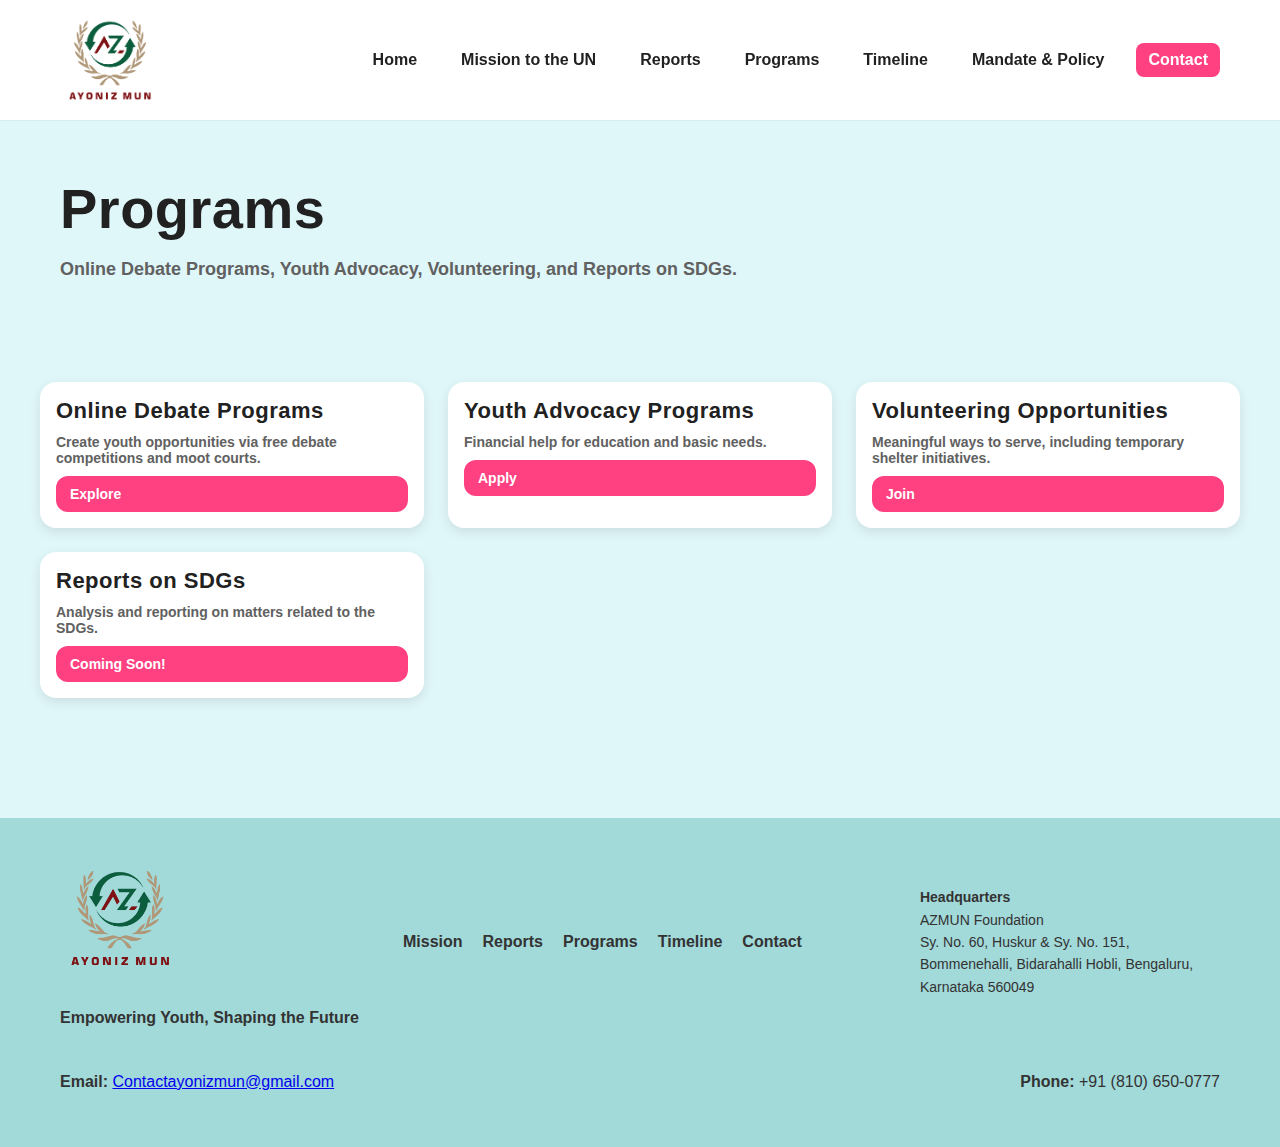
<file: programs.html>
<!DOCTYPE html>
<html lang="en">
<head>
    <meta charset="UTF-8">
    <meta name="viewport" content="width=device-width, initial-scale=1.0">
    <title>Programs - AZMUN Foundation</title>
    <link rel="preconnect" href="https://fonts.googleapis.com">
    <link rel="preconnect" href="https://fonts.gstatic.com" crossorigin>
     <link href="https://fonts.googleapis.com/css2?family=Poppins:wght@500&display=swap" rel="stylesheet">

<link href="https://fonts.googleapis.com/css2?family=Poppins:wght@500&display=swap" rel="stylesheet">

    <link rel="stylesheet" href="./styles.css">
</head>
<body>
    <header class="site-header">
        <div class="container header-inner">
            <div class="logo-area">
              <a href="./index.html#home">
                    <img src="./Ayoniz mun.png" alt="AZMUN Foundation Logo" class="logo-image">
                </a>
            </div>
            <nav class="nav">
                <a href="./index.html" class="nav-link">Home</a>
                <a href="./mission.html" class="nav-link">Mission to the UN</a>
                <a href="./reports.html" class="nav-link">Reports</a>
                <a href="./programs.html" class="nav-link active">Programs</a>
                <a href="./timeline.html" class="nav-link">Timeline</a>
                <a href="./mandate.html" class="nav-link">Mandate & Policy</a>
                <a href="./index.html#contact" class="nav-link cta">Contact</a>
            </nav>
        </div>
    </header>

    <main class="page-main">
        <section class="page-hero">
            <div class="container">
                <h1 class="hero-title">Programs</h1>
                <p class="hero-subtitle">Online Debate Programs, Youth Advocacy, Volunteering, and Reports on SDGs.</p>
            </div>
        </section>

        <section class="container" style="padding:40px 0 80px;">
            <div class="cards-grid">
                <article class="card"><div class="card-body"><h3 class="card-title">Online Debate Programs</h3><p class="card-text">Create youth opportunities via free debate competitions and moot courts.</p><a class="button small" href="https://mymun.com/conferences/azmun-youth-forum-2025">Explore</a></div></article>
                <article class="card"><div class="card-body"><h3 class="card-title">Youth Advocacy Programs</h3><p class="card-text">Financial help for education and basic needs.</p><a class="button small" href="https://forms.gle/p9mShcv7seY1asQeA">Apply</a></div></article>
                <article class="card"><div class="card-body"><h3 class="card-title">Volunteering Opportunities</h3><p class="card-text">Meaningful ways to serve, including temporary shelter initiatives.</p><a class="button small" href="https://forms.gle/teSMsE7vwaSutShR7">Join</a></div></article>
                <article class="card"><div class="card-body"><h3 class="card-title">Reports on SDGs</h3><p class="card-text">Analysis and reporting on matters related to the SDGs.</p><a class="button small" href="#">Coming Soon!</a></div></article>
            </div>
        </section>
    </main>
<footer class="site-footer">
    <div class="container footer-inner">
        <div class="footer-left">
            <img src="./Ayoniz mun.png" alt="AZMUN Foundation Logo" class="footer-logo">
            <div class="footer-tagline">Empowering Youth, Shaping the Future</div>
        </div>

        <div class="footer-center">
            <a href="./mission.html">Mission</a>
            <a href="./reports.html">Reports</a>
            <a href="./programs.html">Programs</a>
            <a href="./timeline.html">Timeline</a>
            <a href="#contact">Contact</a>
        </div>

        <div class="footer-social">
            <a href="https://www.instagram.com/Ayonizmun" target="_blank" rel="noopener" title="Instagram">
                <!-- Instagram SVG icon -->
            </a>
            <a href="https://www.facebook.com/profile.php?id=61578016235157" target="_blank" rel="noopener" title="Facebook">
                <!-- Facebook SVG icon -->
            </a>
            <a href="https://x.com/AyonizMun" target="_blank" rel="noopener" title="X (Twitter)">
                <!-- Twitter SVG icon -->
            </a>
        </div>

        <div class="footer-contact">
    <p><strong>Headquarters</strong><br>
        AZMUN Foundation<br>
        Sy. No. 60, Huskur & Sy. No. 151, Bommenehalli, Bidarahalli Hobli, Bengaluru, Karnataka 560049
    </p>
</div>

            <p><strong>Email:</strong> <a href="mailto:Contactayonizmun@gmail.com">Contactayonizmun@gmail.com</a></p>
            <p><strong>Phone:</strong> +91 (810) 650-0777</p>
        </div>
    </div>

    <style>
        .site-footer {
            background-color: #a2d9d9;
            padding: 40px 20px;
            font-family: Arial, sans-serif;
            color: #333;
        }

        .footer-inner {
            display: flex;
            flex-wrap: wrap;
            justify-content: space-between;
            gap: 30px;
            max-width: 1200px;
            margin: 0 auto;
        }

        .footer-left {
            display: flex;
            flex-direction: column;
            align-items: flex-start;
            gap: 15px;
        }

        .footer-logo {
            max-width: 120px;
            height: auto;
        }

        .footer-tagline {
            font-weight: bold;
            font-size: 16px;
        }

        .footer-center {
            display: flex;
            gap: 20px;
            align-items: center;
            font-weight: bold;
        }

        .footer-center a {
            text-decoration: none;
            color: #333;
            transition: color 0.3s;
        }

        .footer-center a:hover {
            color: #007BFF;
        }

        .footer-social {
            display: flex;
            gap: 15px;
            align-items: center;
        }

        .footer-social svg {
            width: 24px;
            height: 24px;
            fill: #333;
            transition: fill 0.3s;
        }

        .footer-social a:hover svg {
            fill: #007BFF;
        }

        .footer-contact {
            font-size: 14px;
            line-height: 1.6;
            max-width: 300px;
        }

        .footer-contact a {
            color: #007BFF;
            text-decoration: none;
        }

        .footer-contact a:hover {
            text-decoration: underline;
        }

        @media (max-width: 768px) {
            .footer-inner {
                flex-direction: column;
                align-items: center;
                text-align: center;
            }

            .footer-center {
                flex-direction: column;
                gap: 10px;
            }

            .footer-contact {
                max-width: 100%;
            }
        }
    </style>
</footer>


</body>
</html>
</file>
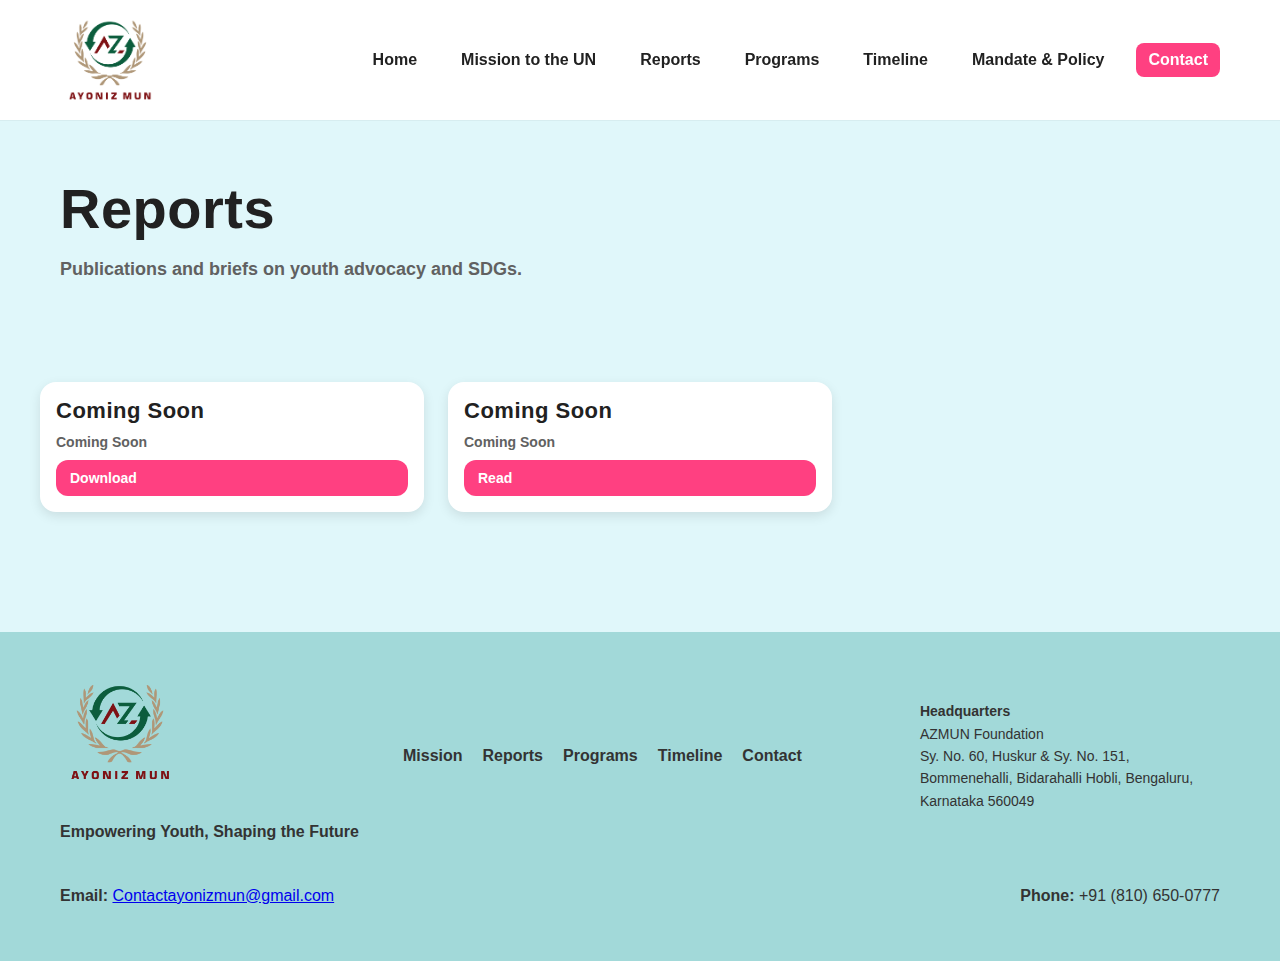
<file: reports.html>
<!DOCTYPE html>
<html lang="en">
<head>
    <meta charset="UTF-8">
    <meta name="viewport" content="width=device-width, initial-scale=1.0">
    <title>Reports - AZMUN Foundation</title>
    <link rel="preconnect" href="https://fonts.googleapis.com">
    <link rel="preconnect" href="https://fonts.gstatic.com" crossorigin>
     <link href="https://fonts.googleapis.com/css2?family=Poppins:wght@500&display=swap" rel="stylesheet">

<link href="https://fonts.googleapis.com/css2?family=Poppins:wght@500&display=swap" rel="stylesheet">

    <link rel="stylesheet" href="./styles.css">
</head>
<body>
    <header class="site-header">
        <div class="container header-inner">
            <div class="logo-area">
              <a href="./index.html#home">
                    <img src="./Ayoniz mun.png" alt="AZMUN Foundation Logo" class="logo-image">
                </a>
            </div>
            <nav class="nav">
                <a href="./index.html" class="nav-link">Home</a>
                <a href="./mission.html" class="nav-link">Mission to the UN</a>
                <a href="./reports.html" class="nav-link active">Reports</a>
                <a href="./programs.html" class="nav-link">Programs</a>
                <a href="./timeline.html" class="nav-link">Timeline</a>
                <a href="./mandate.html" class="nav-link">Mandate & Policy</a>
                <a href="./index.html#contact" class="nav-link cta">Contact</a>
            </nav>
        </div>
    </header>

    <main class="page-main">
        <section class="page-hero">
            <div class="container">
                <h1 class="hero-title">Reports</h1>
                <p class="hero-subtitle">Publications and briefs on youth advocacy and SDGs.</p>
            </div>
        </section>

        <section class="container" style="padding:40px 0 80px;">
            <div class="cards-grid">
                <article class="card">
                    <div class="card-body">
                        <h3 class="card-title">Coming Soon</h3>
                        <p class="card-text">Coming Soon</p>
                        <a class="button small" href="#">Download</a>
                    </div>
                </article>
                <article class="card">
                    <div class="card-body">
                        <h3 class="card-title">Coming Soon</h3>
                        <p class="card-text">Coming Soon</p>
                        <a class="button small" href="#">Read</a>
                    </div>
                </article>
            </div>
        </section>
    </main>
<footer class="site-footer">
    <div class="container footer-inner">
        <div class="footer-left">
            <img src="./Ayoniz mun.png" alt="AZMUN Foundation Logo" class="footer-logo">
            <div class="footer-tagline">Empowering Youth, Shaping the Future</div>
        </div>

        <div class="footer-center">
            <a href="./mission.html">Mission</a>
            <a href="./reports.html">Reports</a>
            <a href="./programs.html">Programs</a>
            <a href="./timeline.html">Timeline</a>
            <a href="#contact">Contact</a>
        </div>

        <div class="footer-social">
            <a href="https://www.instagram.com/Ayonizmun" target="_blank" rel="noopener" title="Instagram">
                <!-- Instagram SVG icon -->
            </a>
            <a href="https://www.facebook.com/profile.php?id=61578016235157" target="_blank" rel="noopener" title="Facebook">
                <!-- Facebook SVG icon -->
            </a>
            <a href="https://x.com/AyonizMun" target="_blank" rel="noopener" title="X (Twitter)">
                <!-- Twitter SVG icon -->
            </a>
        </div>

        <div class="footer-contact">
    <p><strong>Headquarters</strong><br>
        AZMUN Foundation<br>
        Sy. No. 60, Huskur & Sy. No. 151, Bommenehalli, Bidarahalli Hobli, Bengaluru, Karnataka 560049
    </p>
</div>

            <p><strong>Email:</strong> <a href="mailto:Contactayonizmun@gmail.com">Contactayonizmun@gmail.com</a></p>
            <p><strong>Phone:</strong> +91 (810) 650-0777</p>
        </div>
    </div>

    <style>
        .site-footer {
            background-color: #a2d9d9;
            padding: 40px 20px;
            font-family: Arial, sans-serif;
            color: #333;
        }

        .footer-inner {
            display: flex;
            flex-wrap: wrap;
            justify-content: space-between;
            gap: 30px;
            max-width: 1200px;
            margin: 0 auto;
        }

        .footer-left {
            display: flex;
            flex-direction: column;
            align-items: flex-start;
            gap: 15px;
        }

        .footer-logo {
            max-width: 120px;
            height: auto;
        }

        .footer-tagline {
            font-weight: bold;
            font-size: 16px;
        }

        .footer-center {
            display: flex;
            gap: 20px;
            align-items: center;
            font-weight: bold;
        }

        .footer-center a {
            text-decoration: none;
            color: #333;
            transition: color 0.3s;
        }

        .footer-center a:hover {
            color: #007BFF;
        }

        .footer-social {
            display: flex;
            gap: 15px;
            align-items: center.
        }

        .footer-social svg {
            width: 24px;
            height: 24px;
            fill: #333;
            transition: fill 0.3s;
        }

        .footer-social a:hover svg {
            fill: #007BFF;
        }

        .footer-contact {
            font-size: 14px;
            line-height: 1.6;
            max-width: 300px;
        }

        .footer-contact a {
            color: #007BFF;
            text-decoration: none;
        }

        .footer-contact a:hover {
            text-decoration: underline.
        }

        @media (max-width: 768px) {
            .footer-inner {
                flex-direction: column;
                align-items: center;
                text-align: center.
            }

            .footer-center {
                flex-direction: column;
                gap: 10px.
            }

            .footer-contact {
                max-width: 100%.
            }
        }
    </style>
</footer>


</body>
</html>
</file>
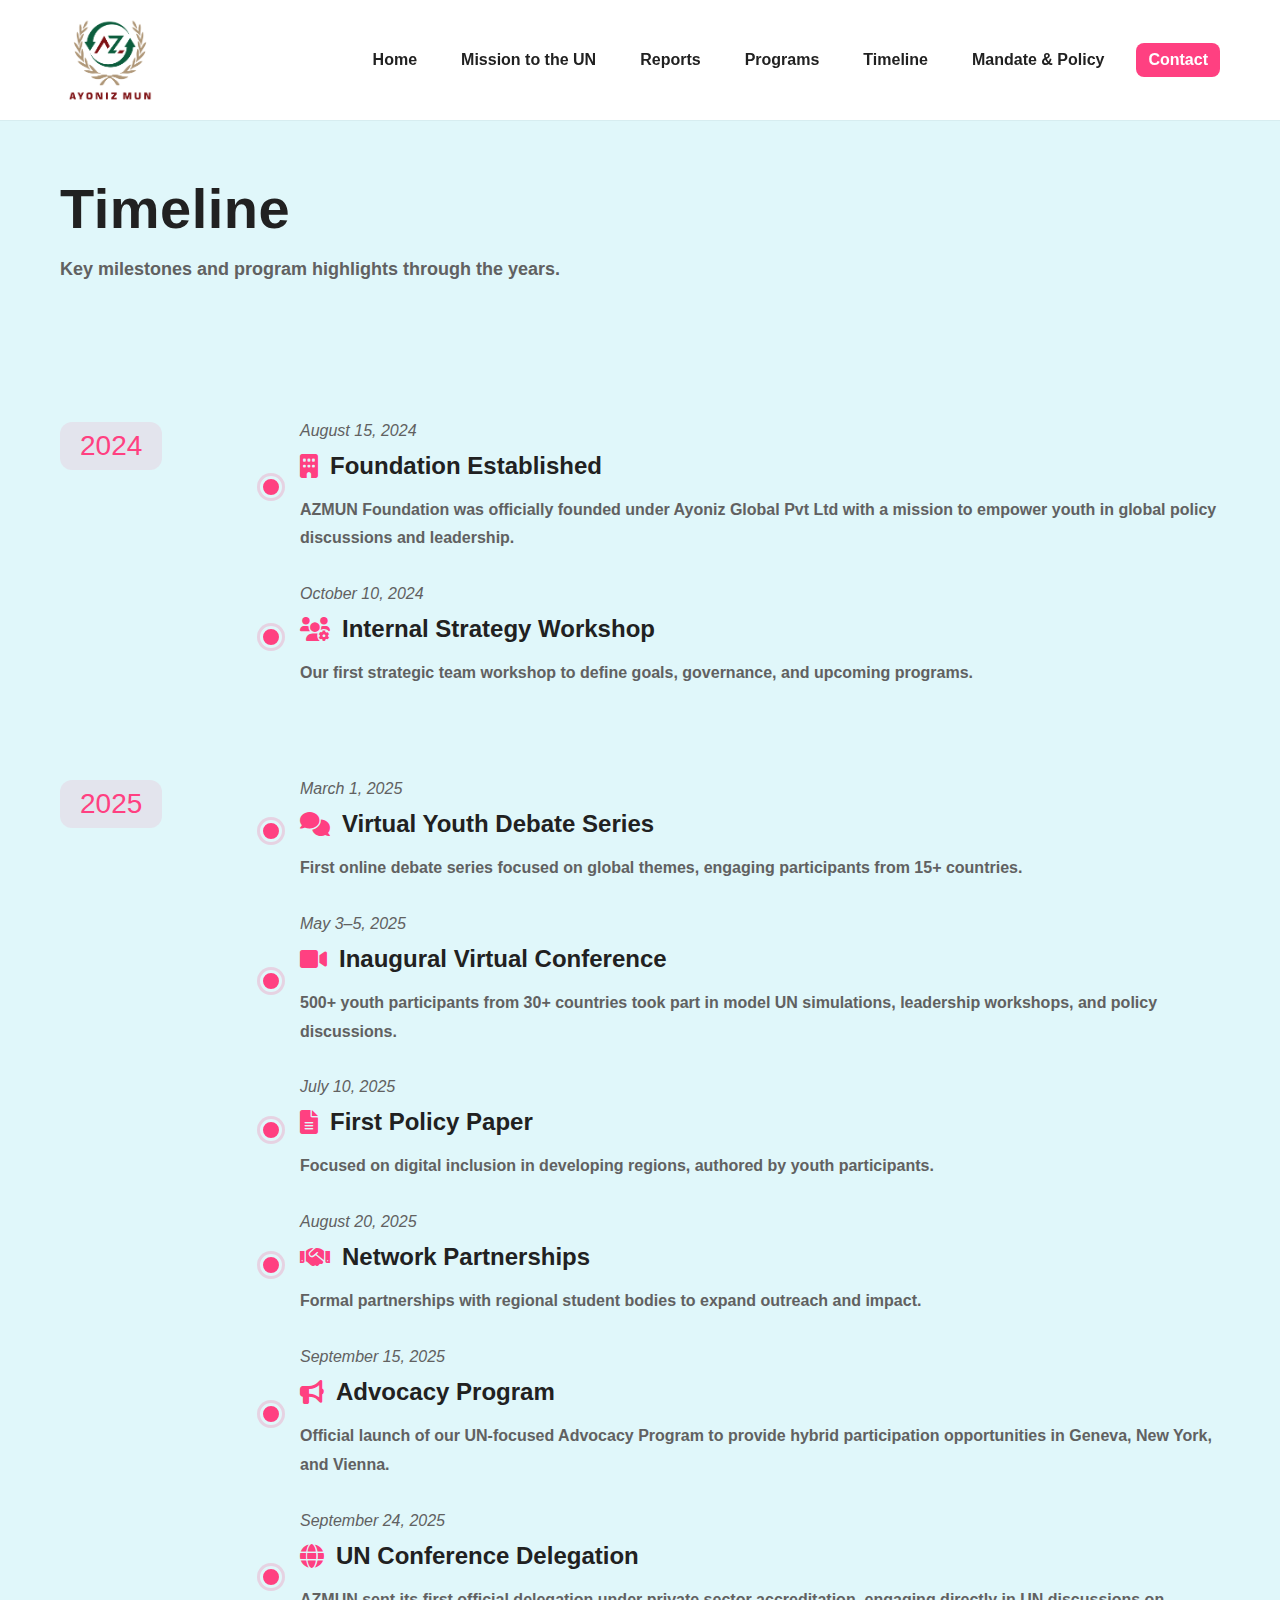
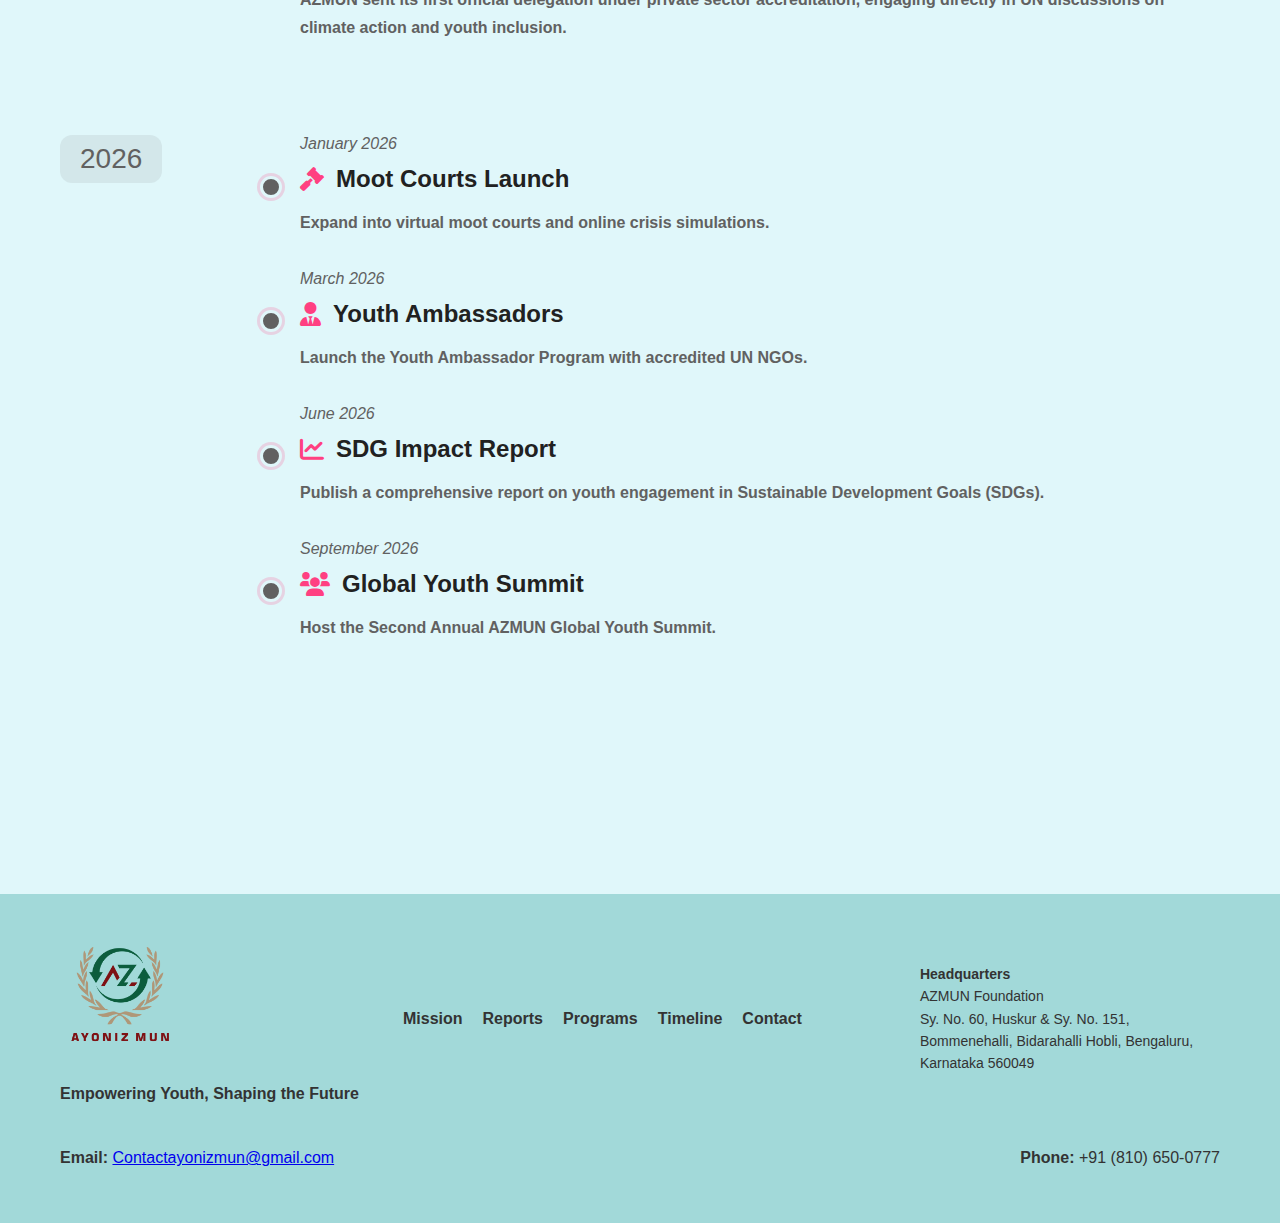
<file: timeline.html>
<!DOCTYPE html>
<html lang="en">
<head>
    <meta charset="UTF-8">
    <meta name="viewport" content="width=device-width, initial-scale=1.0">
    <title>Timeline - AZMUN Foundation</title>
    <link rel="preconnect" href="https://fonts.googleapis.com">
    <link rel="preconnect" href="https://fonts.gstatic.com" crossorigin>
     <link href="https://fonts.googleapis.com/css2?family=Poppins:wght@500&display=swap" rel="stylesheet">

<link href="https://fonts.googleapis.com/css2?family=Poppins:wght@500&display=swap" rel="stylesheet">

    <link rel="stylesheet" href="https://cdnjs.cloudflare.com/ajax/libs/font-awesome/6.0.0/css/all.min.css">
    <link rel="stylesheet" href="./styles.css">
</head>
<body>
    <header class="site-header">
        <div class="container header-inner">
            <div class="logo-area">
              <a href="./index.html#home">
                    <img src="./Ayoniz mun.png" alt="AZMUN Foundation Logo" class="logo-image">
                </a>
            </div>
            <nav class="nav">
                <a href="./index.html" class="nav-link">Home</a>
                <a href="./mission.html" class="nav-link">Mission to the UN</a>
                <a href="./reports.html" class="nav-link">Reports</a>
                <a href="./programs.html" class="nav-link">Programs</a>
                <a href="./timeline.html" class="nav-link active">Timeline</a>
                <a href="./mandate.html" class="nav-link">Mandate & Policy</a>
                <a href="./index.html#contact" class="nav-link cta">Contact</a>
            </nav>
        </div>
    </header>

    <main class="page-main">
        <section class="page-hero">
            <div class="container">
                <h1 class="hero-title">Timeline</h1>
                <p class="hero-subtitle">Key milestones and program highlights through the years.</p>
            </div>
        </section>

        <section class="timeline-section">
            <div class="container">
                <div class="timeline">
                    <div class="timeline-item">
                        <div class="timeline-date">2024</div>
                        <div class="timeline-content">
                            <div class="timeline-event">
                                <span class="timeline-event-date">August 15, 2024</span>
                                <h3><i class="fas fa-building"></i> Foundation Established</h3>
                                <p>AZMUN Foundation was officially founded under Ayoniz Global Pvt Ltd with a mission to empower youth in global policy discussions and leadership.</p>
                            </div>
                            <div class="timeline-event">
                                <span class="timeline-event-date">October 10, 2024</span>
                                <h3><i class="fas fa-users-gear"></i> Internal Strategy Workshop</h3>
                                <p>Our first strategic team workshop to define goals, governance, and upcoming programs.</p>
                            </div>
                        </div>
                    </div>

                    <div class="timeline-item">
                        <div class="timeline-date">2025</div>
                        <div class="timeline-content">
                            <div class="timeline-event">
                                <span class="timeline-event-date">March 1, 2025</span>
                                <h3><i class="fas fa-comments"></i> Virtual Youth Debate Series</h3>
                                <p>First online debate series focused on global themes, engaging participants from 15+ countries.</p>
                            </div>
                            <div class="timeline-event">
                                <span class="timeline-event-date">May 3–5, 2025</span>
                                <h3><i class="fas fa-video"></i> Inaugural Virtual Conference</h3>
                                <p>500+ youth participants from 30+ countries took part in model UN simulations, leadership workshops, and policy discussions.</p>
                            </div>
                            <div class="timeline-event">
                                <span class="timeline-event-date">July 10, 2025</span>
                                <h3><i class="fas fa-file-lines"></i> First Policy Paper</h3>
                                <p>Focused on digital inclusion in developing regions, authored by youth participants.</p>
                            </div>
                            <div class="timeline-event">
                                <span class="timeline-event-date">August 20, 2025</span>
                                <h3><i class="fas fa-handshake"></i> Network Partnerships</h3>
                                <p>Formal partnerships with regional student bodies to expand outreach and impact.</p>
                            </div>
                            <div class="timeline-event">
                                <span class="timeline-event-date">September 15, 2025</span>
                                <h3><i class="fas fa-bullhorn"></i> Advocacy Program</h3>
                                <p>Official launch of our UN-focused Advocacy Program to provide hybrid participation opportunities in Geneva, New York, and Vienna.</p>
                            </div>
                            <div class="timeline-event">
                                <span class="timeline-event-date">September 24, 2025</span>
                                <h3><i class="fas fa-globe"></i> UN Conference Delegation</h3>
                                <p>AZMUN sent its first official delegation under private sector accreditation, engaging directly in UN discussions on climate action and youth inclusion.</p>
                            </div>
                        </div>
                    </div>

                    <div class="timeline-item future">
                        <div class="timeline-date">2026</div>
                        <div class="timeline-content">
                            <div class="timeline-event">
                                <span class="timeline-event-date">January 2026</span>
                                <h3><i class="fas fa-gavel"></i> Moot Courts Launch</h3>
                                <p>Expand into virtual moot courts and online crisis simulations.</p>
                            </div>
                            <div class="timeline-event">
                                <span class="timeline-event-date">March 2026</span>
                                <h3><i class="fas fa-user-tie"></i> Youth Ambassadors</h3>
                                <p>Launch the Youth Ambassador Program with accredited UN NGOs.</p>
                            </div>
                            <div class="timeline-event">
                                <span class="timeline-event-date">June 2026</span>
                                <h3><i class="fas fa-chart-line"></i> SDG Impact Report</h3>
                                <p>Publish a comprehensive report on youth engagement in Sustainable Development Goals (SDGs).</p>
                            </div>
                            <div class="timeline-event">
                                <span class="timeline-event-date">September 2026</span>
                                <h3><i class="fas fa-users"></i> Global Youth Summit</h3>
                                <p>Host the Second Annual AZMUN Global Youth Summit.</p>
                            </div>
                        </div>
                    </div>
                </div>
            </div>
        </section>
    </main>
<footer class="site-footer">
    <div class="container footer-inner">
        <div class="footer-left">
            <img src="./Ayoniz mun.png" alt="AZMUN Foundation Logo" class="footer-logo">
            <div class="footer-tagline">Empowering Youth, Shaping the Future</div>
        </div>

        <div class="footer-center">
            <a href="./mission.html">Mission</a>
            <a href="./reports.html">Reports</a>
            <a href="./programs.html">Programs</a>
            <a href="./timeline.html">Timeline</a>
            <a href="#contact">Contact</a>
        </div>

        <div class="footer-social">
            <a href="https://www.instagram.com/Ayonizmun" target="_blank" rel="noopener" title="Instagram">
                <!-- Instagram SVG icon -->
            </a>
            <a href="https://www.facebook.com/profile.php?id=61578016235157" target="_blank" rel="noopener" title="Facebook">
                <!-- Facebook SVG icon -->
            </a>
            <a href="https://x.com/AyonizMun" target="_blank" rel="noopener" title="X (Twitter)">
                <!-- Twitter SVG icon -->
            </a>
        </div>

        <div class="footer-contact">
    <p><strong>Headquarters</strong><br>
        AZMUN Foundation<br>
        Sy. No. 60, Huskur & Sy. No. 151, Bommenehalli, Bidarahalli Hobli, Bengaluru, Karnataka 560049
    </p>
</div>

            <p><strong>Email:</strong> <a href="mailto:Contactayonizmun@gmail.com">Contactayonizmun@gmail.com</a></p>
            <p><strong>Phone:</strong> +91 (810) 650-0777</p>
        </div>
    </div>

    <style>
        .site-footer {
            background-color: #a2d9d9;
            padding: 40px 20px;
            font-family: Arial, sans-serif;
            color: #333;
        }

        .footer-inner {
            display: flex;
            flex-wrap: wrap;
            justify-content: space-between;
            gap: 30px;
            max-width: 1200px;
            margin: 0 auto;
        }

        .footer-left {
            display: flex;
            flex-direction: column;
            align-items: flex-start;
            gap: 15px;
        }

        .footer-logo {
            max-width: 120px;
            height: auto;
        }

        .footer-tagline {
            font-weight: bold;
            font-size: 16px;
        }

        .footer-center {
            display: flex;
            gap: 20px;
            align-items: center;
            font-weight: bold;
        }

        .footer-center a {
            text-decoration: none;
            color: #333;
            transition: color 0.3s;
        }

        .footer-center a:hover {
            color: #007BFF;
        }

        .footer-social {
            display: flex;
            gap: 15px;
            align-items: center;
        }

        .footer-social svg {
            width: 24px;
            height: 24px;
            fill: #333;
            transition: fill 0.3s;
        }

        .footer-social a:hover svg {
            fill: #007BFF;
        }

        .footer-contact {
            font-size: 14px;
            line-height: 1.6;
            max-width: 300px;
        }

        .footer-contact a {
            color: #007BFF;
            text-decoration: none;
        }

        .footer-contact a:hover {
            text-decoration: underline;
        }

        @media (max-width: 768px) {
            .footer-inner {
                flex-direction: column;
                align-items: center;
                text-align: center;
            }

            .footer-center {
                flex-direction: column;
                gap: 10px;
            }

            .footer-contact {
                max-width: 100%;
            }
        }
    </style>
</footer>


</body>
</html>
</file>
<file: styles.css>
/* Theme Tokens */
:root {
  --bg: #E0F7FA; /* Pastel Blue */
  --text-primary: #212121; /* Dark Charcoal */
  --text-secondary: #616161; /* Gray */
  --button-bg: #FF4081; /* Bright Pink */
  --button-hover-bg: #F50057; /* Darker Pink */
  --white: #FFFFFF;
  --card-shadow: 0px 4px 12px rgba(0, 0, 0, 0.1);
  --footer-bg: #B2DFDB; /* Light Mint Green */
}

/* Base */
* { box-sizing: border-box; }
html, body { margin: 0; padding: 0; }
body { background: var(--bg); color: var(--text-primary); font-family: Inter, system-ui, -apple-system, Segoe UI, Roboto, Arial, sans-serif; }

.container { width: 100%; max-width: 1200px; margin: 0 auto; padding: 0 20px; }

/* Typography mapping */
.hero-title, .section-title, .card-title { font-family: Anton, Impact, Haettenschweiler, 'Arial Narrow Bold', sans-serif; letter-spacing: 0.5px; }
.hero-subtitle, .section-subtitle, .card-text, .footer-text { font-family: 'Inter', sans-serif; font-weight: 900; color: var(--text-secondary); }

/* Header */
.site-header { background: var(--white); position: sticky; top: 0; z-index: 10; box-shadow: 0 1px 0 rgba(0,0,0,0.04); }
.header-inner { display: flex; align-items: center; justify-content: space-between; height: 120px; }
.logo-image { height: 100px; width: auto; display: block; }
.nav { display: flex; gap: 20px; }
.nav-link { color: var(--text-primary); text-decoration: none; font-family: 'Inter', sans-serif; font-weight: 900; padding: 8px 12px; border-radius: 8px; }
.nav-link.cta { background: var(--button-bg); color: var(--white); }
.nav-link:hover { opacity: 0.85; }
.nav-link.cta:hover { background: var(--button-hover-bg); }

/* Hero */
.hero { padding: 80px 0; }
.hero-inner { display: grid; grid-template-columns: 1.1fr 0.9fr; align-items: center; gap: 40px; }
.hero-title { font-size: 56px; line-height: 1.05; margin: 0 0 16px; }
.hero-subtitle { font-size: 18px; line-height: 1.6; margin: 0 0 28px; }
.hero-actions { display: flex; gap: 14px; }
.button { display: inline-block; background: var(--button-bg); color: var(--white); text-decoration: none; padding: 12px 20px; border-radius: 12px; font-family: 'Inter', sans-serif; font-weight: 900; transition: background 0.2s ease, transform 0.05s ease; }
.button:hover { background: var(--button-hover-bg); }
.button.secondary { background: transparent; color: var(--text-primary); border: 2px solid var(--text-primary); }
.button.secondary:hover { background: rgba(33,33,33,0.06); }
.button.small { padding: 10px 14px; font-size: 14px; }
.hero-image { width: 100%; height: auto; border-radius: 16px; box-shadow: var(--card-shadow); background: var(--white); }
.figurines-frame { position: relative; border: none; border-radius: 12px; padding: 24px; display: flex; align-items: flex-end; justify-content: center; gap: 24px; background: rgba(255,255,255,0.4); }
.figurine { height: 420px; width: auto; filter: drop-shadow(0px 8px 24px rgba(0,0,0,0.15)); }
.figurine.hero-pair { height: 480px; }

/* Cards Section */
.cards-section { padding: 60px 0 80px; }
.section-title { font-size: 36px; margin: 0 0 8px; }
.section-subtitle { margin: 0 0 28px; font-size: 16px; }
.cards-grid { display: grid; grid-template-columns: repeat(3, 1fr); gap: 24px; }
.card { background: var(--white); border-radius: 16px; box-shadow: var(--card-shadow); overflow: hidden; display: flex; flex-direction: column; }
.card-image { width: 100%; height: 200px; object-fit: cover; display: block; }
.card-body { padding: 16px; display: flex; flex-direction: column; gap: 10px; }
.card-title { font-size: 22px; margin: 0; color: var(--text-primary); }
.card-text { margin: 0; font-size: 14px; }

/* News section */
#news { padding: 60px 0 80px; }
#news .section-title { font-size: 32px; }
#news .section-subtitle { font-style: italic; color: var(--text-secondary); }
#news .cards-grid { gap: 32px; }
#news .card { box-shadow: 0 6px 18px rgba(0,0,0,0.12); border-radius: 18px; }
#news .card-body { padding: 20px; }
#news .card-title { font-size: 24px; }
#news .card-text { line-height: 1.5; }
.card-thumb { width: 52px; height: 52px; object-fit: contain; display: block; margin: 16px 16px 0; }

/* Buttons */
.button { border-radius: 14px; }
.button.small { border-radius: 12px; }
.button:hover { transform: translateY(-1px); }

/* Panels / Updates */
.panel { background: #9FA8DA; /* light indigo similar to mock */ border-radius: 28px; box-shadow: var(--card-shadow); }
.updates-section { padding: 40px 0 80px; }
.updates-grid { display: grid; grid-template-columns: repeat(3, 1fr); gap: 30px; align-items: stretch; }
.update-card { padding: 40px 28px 32px; text-align: center; }
.update-media { height: 140px; display: flex; align-items: center; justify-content: center; }
.update-icon { height: 120px; width: auto; }
.update-title { font-family: Anton, sans-serif; font-size: 28px; margin: 10px 0; color: var(--text-primary); }
.update-text { font-family: 'Inter', sans-serif; font-weight: 900; color: var(--text-secondary); line-height: 1.6; }

/* Provide */
.provide-section { padding: 30px 0 80px; }
.provide-inner { display: grid; grid-template-columns: 1.1fr 0.9fr; gap: 32px; align-items: center; }
.provide-grid { display: grid; grid-template-columns: 1fr 1fr; gap: 24px; margin-top: 16px; }
.feature-card { padding: 22px; }
.feature-title { font-family: Anton, sans-serif; font-size: 24px; margin: 0 0 8px; color: var(--text-primary); }
.feature-text { font-family: 'Inter', sans-serif; font-weight: 900; color: var(--text-secondary); margin: 0; }
.provide-image { width: 100%; height: auto; border-radius: 16px; box-shadow: var(--card-shadow); background: var(--white); }

/* Join */
.join-section { padding: 40px 0 80px; }
.join-inner { display: grid; grid-template-columns: 0.9fr 1.1fr; gap: 40px; align-items: center; }
.join-image { width: 100%; height: auto; border-radius: 16px; box-shadow: var(--card-shadow); background: var(--white); }
.join-text { font-family: 'Inter', sans-serif; font-weight: 900; color: var(--text-primary); margin: 10px 0 24px; line-height: 1.7; }

/* Contact */
.contact-section { padding: 30px 0 80px; }
.contact-grid { display: grid; grid-template-columns: 1fr 1fr; gap: 18px 40px; max-width: 900px; margin: 0 auto; }
.contact-label { font-family: Anton, sans-serif; font-size: 22px; color: var(--text-primary); }
.contact-value { font-family: 'Inter', sans-serif; font-weight: 900; color: var(--text-secondary); }

/* Mission page */
.page-hero { padding: 60px 0 30px; }
.two-col { display: grid; grid-template-columns: 1.1fr 0.9fr; gap: 28px; align-items: center; }
.two-col .copy .hero-subtitle { line-height: 1.7; }
.checklist { margin: 12px 0 0; padding-left: 18px; }
.checklist li { margin: 6px 0; font-family: 'Inter', sans-serif; font-weight: 900; color: var(--text-primary); }
.cta-block { background:   #E0F7FA; padding: 40px 0 60px; margin-top: 10px; }
/* Mandate page */
.principles { list-style: none; padding-left: 0; margin: 8px 0 0; }
.principles li { display: flex; align-items: flex-start; gap: 8px; margin: 8px 0; line-height: 1.6; font-family: 'Inter', sans-serif; font-weight: 900; color: var(--text-primary); }
.icon-dot { width: 10px; height: 10px; border-radius: 50%; background: #6A4DFF; margin-top: 8px; display: inline-block; }
.accordion { margin-top: 10px; }
.accordion > summary { cursor: pointer; font-family: Anton, sans-serif; color: var(--text-primary); padding: 6px 0; }
.accordion > p, .accordion .checklist { margin-left: 12px; }

/* Gallery */
.gallery-section { padding: 40px 0 80px; }
.gallery-grid { display: grid; grid-template-columns: repeat(5, 1fr); gap: 12px; }
.gallery-image { width: 100%; height: 140px; object-fit: cover; border-radius: 12px; box-shadow: var(--card-shadow); background: var(--white); }

/* Footer */
.site-footer { background: var(--footer-bg); padding: 28px 0; margin-top: 40px; }
.footer-inner { display: flex; align-items: center; justify-content: space-between; gap: 20px; }
.footer-logo { height: 120px; width: auto; display: block; margin-bottom: 16px; }
.footer-links { display: flex; gap: 16px; }
.footer-links a { color: var(--text-primary); text-decoration: none; font-family: 'Inter', sans-serif; font-weight: 900; }
.footer-links a:hover { text-decoration: underline; }

/* Social icons */
.social-icons { display: flex; align-items: center; gap: 12px; }
.social-icons a { display: inline-flex; width: 28px; height: 28px; color: #000; }
.social-icons svg { width: 100%; height: 100%; fill: #000; }

/* Timeline */
.timeline-section { padding: 40px 0 80px; }
.timeline { position: relative; padding: 40px 0 40px 200px; }

.timeline-item { position: relative; margin-bottom: 60px; display: flex; }
.timeline-date { font-family: 'Anton', sans-serif; font-size: 28px; color: var(--button-bg); padding: 8px 20px; background: rgba(255, 64, 129, 0.1); border-radius: 12px; position: absolute; left: -200px; top: 0; }

.timeline-content { position: relative; width: 100%; }
.timeline-event { position: relative; padding-left: 40px; margin-bottom: 32px; transition: transform 0.3s ease; }
.timeline-event:hover { transform: translateX(10px); }
.timeline-event::before { content: ''; position: absolute; width: 16px; height: 16px; background: var(--button-bg); border-radius: 50%; left: 0; top: 50%; transform: translateY(-50%); border: 3px solid var(--bg); box-shadow: 0 0 0 3px rgba(255, 64, 129, 0.2); }

.timeline-event-date { font-family: 'Inter', sans-serif; font-size: 16px; color: var(--text-secondary); font-style: italic; margin-bottom: 12px; display: block; }
.timeline-event h3 { font-family: 'Anton', sans-serif; font-size: 24px; color: var(--text-primary); margin: 0 0 16px; display: flex; align-items: center; gap: 12px; }
.timeline-event h3 i { font-size: 24px; color: var(--button-bg); }
.timeline-event p { font-family: 'Inter', sans-serif; font-weight: 900; color: var(--text-secondary); margin: 0; line-height: 1.8; font-size: 16px; }

.timeline-item.future .timeline-date { color: var(--text-secondary); background: rgba(97, 97, 97, 0.1); }
.timeline-item.future .timeline-event::before { background: var(--text-secondary); }

@media (max-width: 768px) {
    .timeline { padding-left: 100px; }
    .timeline-date { left: -100px; font-size: 20px; padding: 6px 12px; }
    .timeline-event { padding-left: 30px; margin-bottom: 24px; }
    .timeline-event::before { width: 12px; height: 12px; }
    .timeline-event h3 { font-size: 20px; }
    .timeline-event-date { font-size: 14px; }
    .timeline-event p { font-size: 14px; line-height: 1.6; }
    .timeline-item { margin-bottom: 40px; }
}

@media (max-width: 480px) {
    .timeline { padding-left: 80px; }
    .timeline-date { left: -80px; font-size: 18px; padding: 4px 8px; }
    .timeline-event { padding-left: 25px; }
    .timeline-event::before { width: 10px; height: 10px; }
}

/* Responsive */
@media (max-width: 992px) {
  .hero-inner { grid-template-columns: 1fr; }
  .hero-title { font-size: 44px; }
  .gallery-grid { grid-template-columns: repeat(3, 1fr); }
  .cards-grid { grid-template-columns: 1fr 1fr; }
  .updates-grid { grid-template-columns: 1fr 1fr; }
  .provide-inner { grid-template-columns: 1fr; }
  .join-inner { grid-template-columns: 1fr; }
  .two-col { grid-template-columns: 1fr; }
}

@media (max-width: 600px) {
  .header-inner { height: auto; padding: 12px 0; flex-direction: column; align-items: flex-start; gap: 12px; }
  .nav { flex-wrap: wrap; }
  .hero { padding: 48px 0; }
  .hero-title { font-size: 36px; }
  .gallery-grid { grid-template-columns: repeat(2, 1fr); }
  .cards-grid { grid-template-columns: 1fr; }
  .updates-grid { grid-template-columns: 1fr; }
  .provide-grid { grid-template-columns: 1fr; }
  .contact-grid { grid-template-columns: 1fr; }
}
</file>
